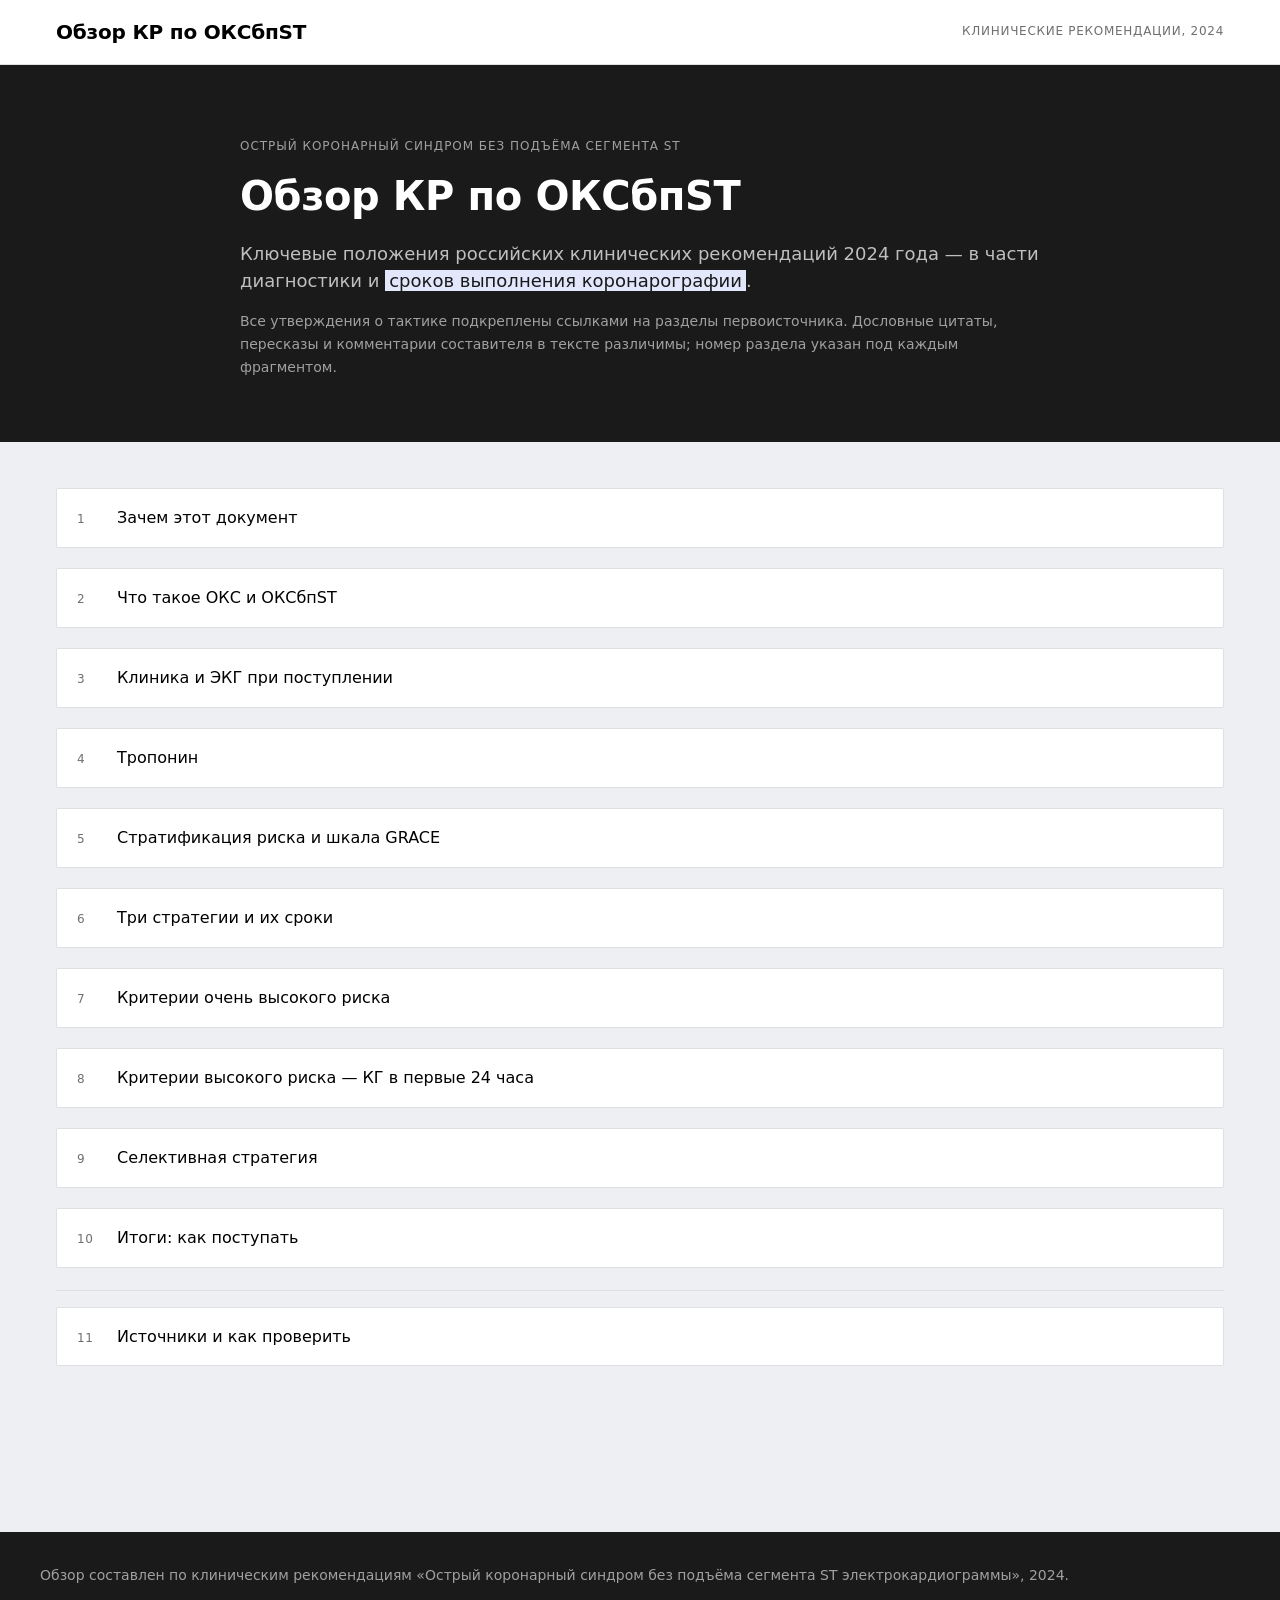
<file: index.html>
<!DOCTYPE html>
<html lang="ru">
<head>
<meta charset="utf-8">
<meta name="viewport" content="width=device-width, initial-scale=1">
<title>Обзор КР по ОКСбпST</title>
<link rel="stylesheet" href="style.css">
</head>
<body>
<header class="topbar">
  <div class="topbar-inner">
    <a class="brand" href="index.html">Обзор КР по ОКСбпST</a>
    <div class="topbar-meta">Клинические рекомендации, 2024</div>
  </div>
</header>

<section class="hero">
  <div class="hero-inner">
    <div class="eyebrow">Острый коронарный синдром без подъёма сегмента ST</div>
    <h1>Обзор КР по ОКСбпST</h1>
    <p class="lead">Ключевые положения российских клинических рекомендаций 2024 года —
    в части диагностики и <mark>сроков выполнения коронарографии</mark>.</p>
    <p class="meta">Все утверждения о тактике подкреплены ссылками на разделы первоисточника.
    Дословные цитаты, пересказы и комментарии составителя в тексте различимы;
    номер раздела указан под каждым фрагментом.</p>
  </div>
</section>

<main class="page">
  <ol class="index-list">
    <li><a href="01.html"><span class="num">1</span><span class="name">Зачем этот документ</span></a></li>
    <li><a href="02.html"><span class="num">2</span><span class="name">Что такое ОКС и ОКСбпST</span></a></li>
    <li><a href="03.html"><span class="num">3</span><span class="name">Клиника и ЭКГ при поступлении</span></a></li>
    <li><a href="04.html"><span class="num">4</span><span class="name">Тропонин</span></a></li>
    <li><a href="05.html"><span class="num">5</span><span class="name">Стратификация риска и шкала GRACE</span></a></li>
    <li><a href="06.html"><span class="num">6</span><span class="name">Три стратегии и их сроки</span></a></li>
    <li><a href="07.html"><span class="num">7</span><span class="name">Критерии очень высокого риска</span></a></li>
    <li><a href="08.html"><span class="num">8</span><span class="name">Критерии высокого риска — КГ в первые 24 часа</span></a></li>
    <li><a href="09.html"><span class="num">9</span><span class="name">Селективная стратегия</span></a></li>
    <li><a href="10.html"><span class="num">10</span><span class="name">Итоги: как поступать</span></a></li>
    <li class="appendix"><a href="11.html"><span class="num">11</span><span class="name">Источники и как проверить</span></a></li>
  </ol>
</main>

<footer class="footer">
  <div class="footer-inner">Обзор составлен по клиническим рекомендациям «Острый коронарный синдром без подъёма сегмента ST электрокардиограммы», 2024.</div>
</footer>
</body>
</html>
</file>
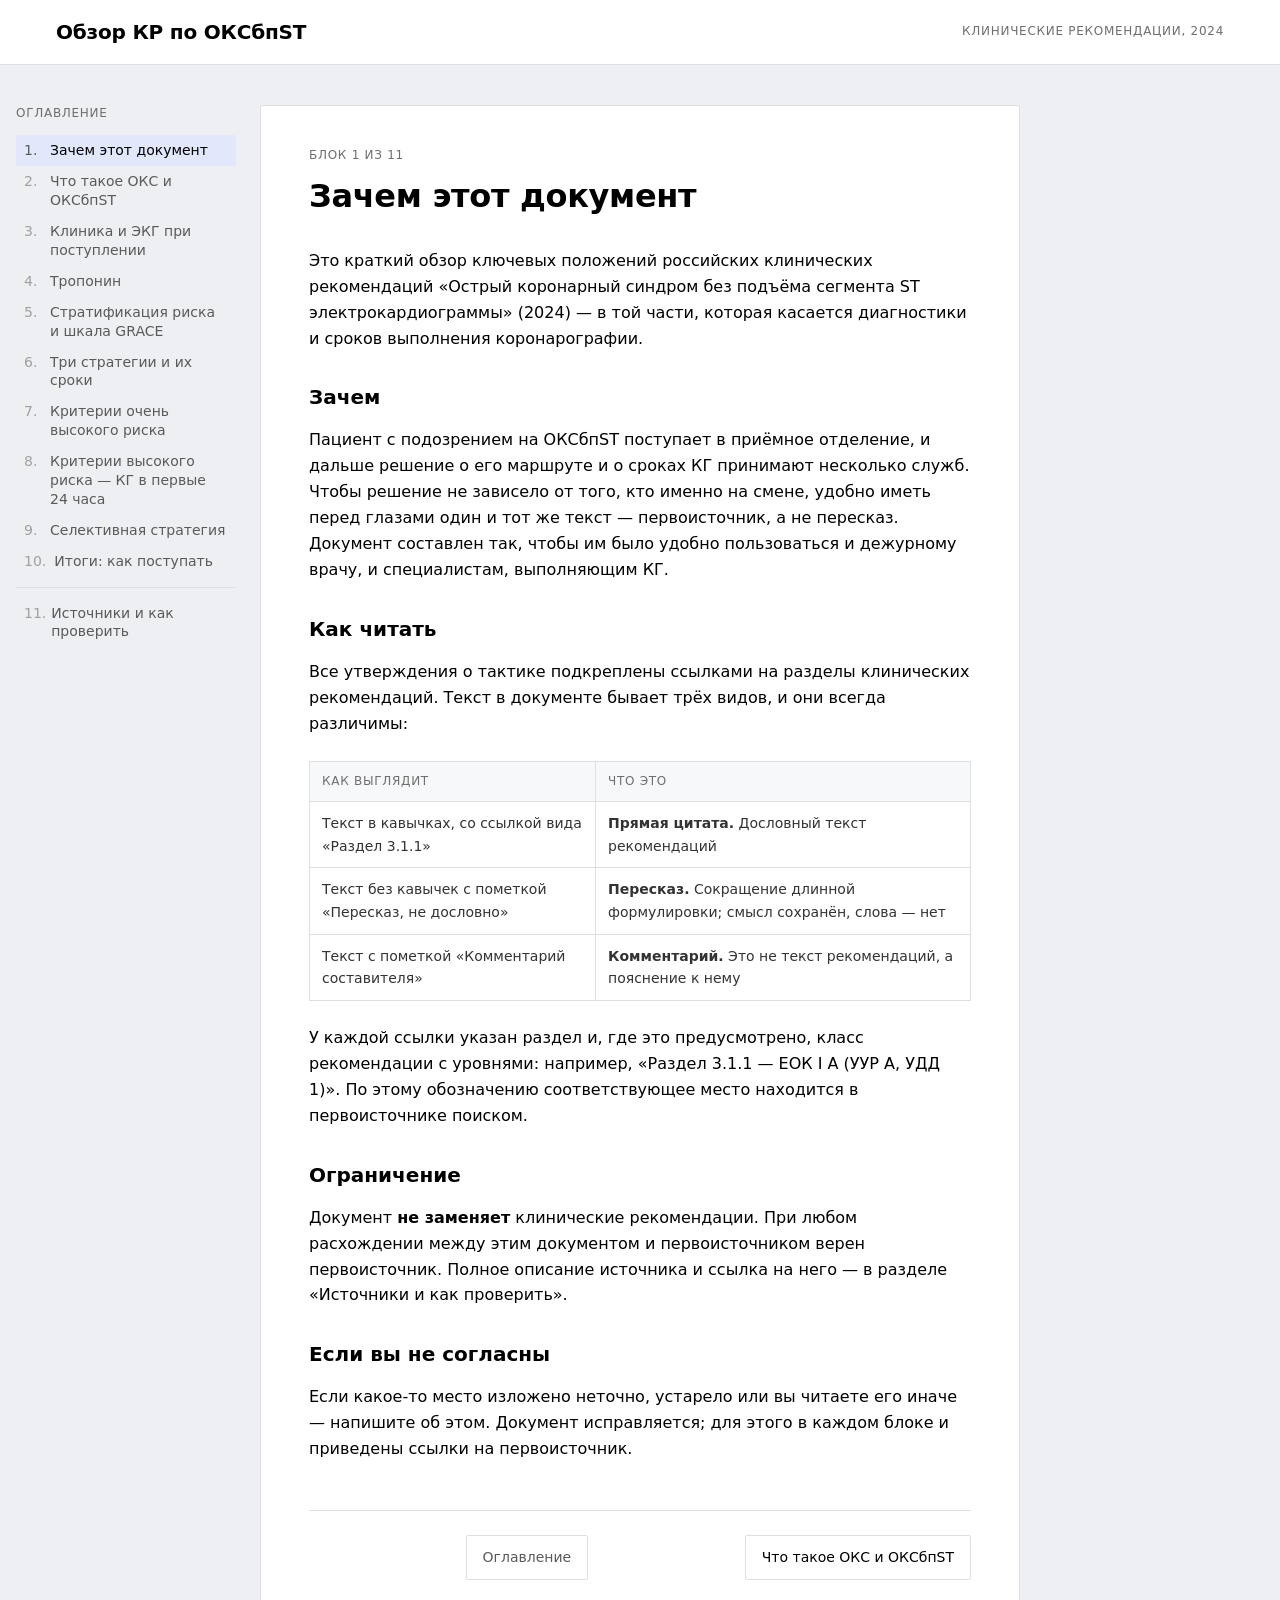
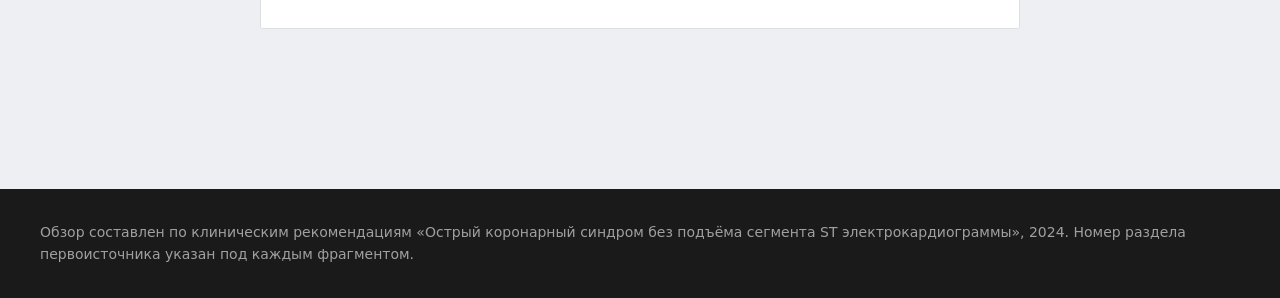
<file: 01.html>
<!DOCTYPE html>
<html lang="ru">
<head>
<meta charset="utf-8">
<meta name="viewport" content="width=device-width, initial-scale=1">
<title>Блок 1. Зачем этот документ — Обзор КР по ОКСбпST</title>
<link rel="stylesheet" href="style.css">
</head>
<body>
<header class="topbar">
  <div class="topbar-inner">
    <a class="brand" href="index.html">Обзор КР по ОКСбпST</a>
    <div class="topbar-meta">Клинические рекомендации, 2024</div>
  </div>
</header>

<nav class="toc-rail" aria-label="Оглавление">
  <div class="toc-title">Оглавление</div>
  <ol class="toc-list">
<li><a href="01.html" class="current"><span class="num">1.</span><span>Зачем этот документ</span></a></li>
<li><a href="02.html"><span class="num">2.</span><span>Что такое ОКС и ОКСбпST</span></a></li>
<li><a href="03.html"><span class="num">3.</span><span>Клиника и ЭКГ при поступлении</span></a></li>
<li><a href="04.html"><span class="num">4.</span><span>Тропонин</span></a></li>
<li><a href="05.html"><span class="num">5.</span><span>Стратификация риска и шкала GRACE</span></a></li>
<li><a href="06.html"><span class="num">6.</span><span>Три стратегии и их сроки</span></a></li>
<li><a href="07.html"><span class="num">7.</span><span>Критерии очень высокого риска</span></a></li>
<li><a href="08.html"><span class="num">8.</span><span>Критерии высокого риска — КГ в первые 24 часа</span></a></li>
<li><a href="09.html"><span class="num">9.</span><span>Селективная стратегия</span></a></li>
<li><a href="10.html"><span class="num">10.</span><span>Итоги: как поступать</span></a></li>
<li class="appendix"><a href="11.html"><span class="num">11.</span><span>Источники и как проверить</span></a></li>
</ol>
</nav>

<main class="page">
  <details class="toc-inline">
    <summary>Оглавление</summary>
    <ol class="toc-list">
<li><a href="01.html" class="current"><span class="num">1.</span><span>Зачем этот документ</span></a></li>
<li><a href="02.html"><span class="num">2.</span><span>Что такое ОКС и ОКСбпST</span></a></li>
<li><a href="03.html"><span class="num">3.</span><span>Клиника и ЭКГ при поступлении</span></a></li>
<li><a href="04.html"><span class="num">4.</span><span>Тропонин</span></a></li>
<li><a href="05.html"><span class="num">5.</span><span>Стратификация риска и шкала GRACE</span></a></li>
<li><a href="06.html"><span class="num">6.</span><span>Три стратегии и их сроки</span></a></li>
<li><a href="07.html"><span class="num">7.</span><span>Критерии очень высокого риска</span></a></li>
<li><a href="08.html"><span class="num">8.</span><span>Критерии высокого риска — КГ в первые 24 часа</span></a></li>
<li><a href="09.html"><span class="num">9.</span><span>Селективная стратегия</span></a></li>
<li><a href="10.html"><span class="num">10.</span><span>Итоги: как поступать</span></a></li>
<li class="appendix"><a href="11.html"><span class="num">11.</span><span>Источники и как проверить</span></a></li>
</ol>
  </details>

  <article class="card">
    <div class="crumb">Блок 1 из 11</div>
    <h1>Зачем этот документ</h1>
    <p>Это краткий обзор ключевых положений российских клинических рекомендаций «Острый коронарный синдром без подъёма сегмента ST электрокардиограммы» (2024) — в той части, которая касается диагностики и сроков выполнения коронарографии.</p>
    <h3>Зачем</h3>
    <p>Пациент с подозрением на ОКСбпST поступает в приёмное отделение, и дальше решение о его маршруте и о сроках КГ принимают несколько служб. Чтобы решение не зависело от того, кто именно на смене, удобно иметь перед глазами один и тот же текст — первоисточник, а не пересказ. Документ составлен так, чтобы им было удобно пользоваться и дежурному врачу, и специалистам, выполняющим КГ.</p>
    <h3>Как читать</h3>
    <p>Все утверждения о тактике подкреплены ссылками на разделы клинических рекомендаций. Текст в документе бывает трёх видов, и они всегда различимы:</p>
    <table>
    <thead>
    <tr>
    <th>Как выглядит</th>
    <th>Что это</th>
    </tr>
    </thead>
    <tbody>
    <tr>
    <td>Текст в кавычках, со ссылкой вида «Раздел 3.1.1»</td>
    <td><strong>Прямая цитата.</strong> Дословный текст рекомендаций</td>
    </tr>
    <tr>
    <td>Текст без кавычек с пометкой «Пересказ, не дословно»</td>
    <td><strong>Пересказ.</strong> Сокращение длинной формулировки; смысл сохранён, слова — нет</td>
    </tr>
    <tr>
    <td>Текст с пометкой «Комментарий составителя»</td>
    <td><strong>Комментарий.</strong> Это не текст рекомендаций, а пояснение к нему</td>
    </tr>
    </tbody>
    </table>
    <p>У каждой ссылки указан раздел и, где это предусмотрено, класс рекомендации с уровнями: например, «Раздел 3.1.1 — ЕОК I A (УУР A, УДД 1)». По этому обозначению соответствующее место находится в первоисточнике поиском.</p>
    <h3>Ограничение</h3>
    <p>Документ <strong>не заменяет</strong> клинические рекомендации. При любом расхождении между этим документом и первоисточником верен первоисточник. Полное описание источника и ссылка на него — в разделе «Источники и как проверить».</p>
    <h3>Если вы не согласны</h3>
    <p>Если какое-то место изложено неточно, устарело или вы читаете его иначе — напишите об этом. Документ исправляется; для этого в каждом блоке и приведены ссылки на первоисточник.</p>
    <nav class="pager">
      <span></span>
      <a class="up" href="index.html">Оглавление</a>
      <a class="next" href="02.html">Что такое ОКС и ОКСбпST</a>
    </nav>
  </article>
</main>

<footer class="footer">
  <div class="footer-inner">Обзор составлен по клиническим рекомендациям «Острый коронарный синдром без подъёма сегмента ST электрокардиограммы», 2024. Номер раздела первоисточника указан под каждым фрагментом.</div>
</footer>
</body>
</html>
</file>
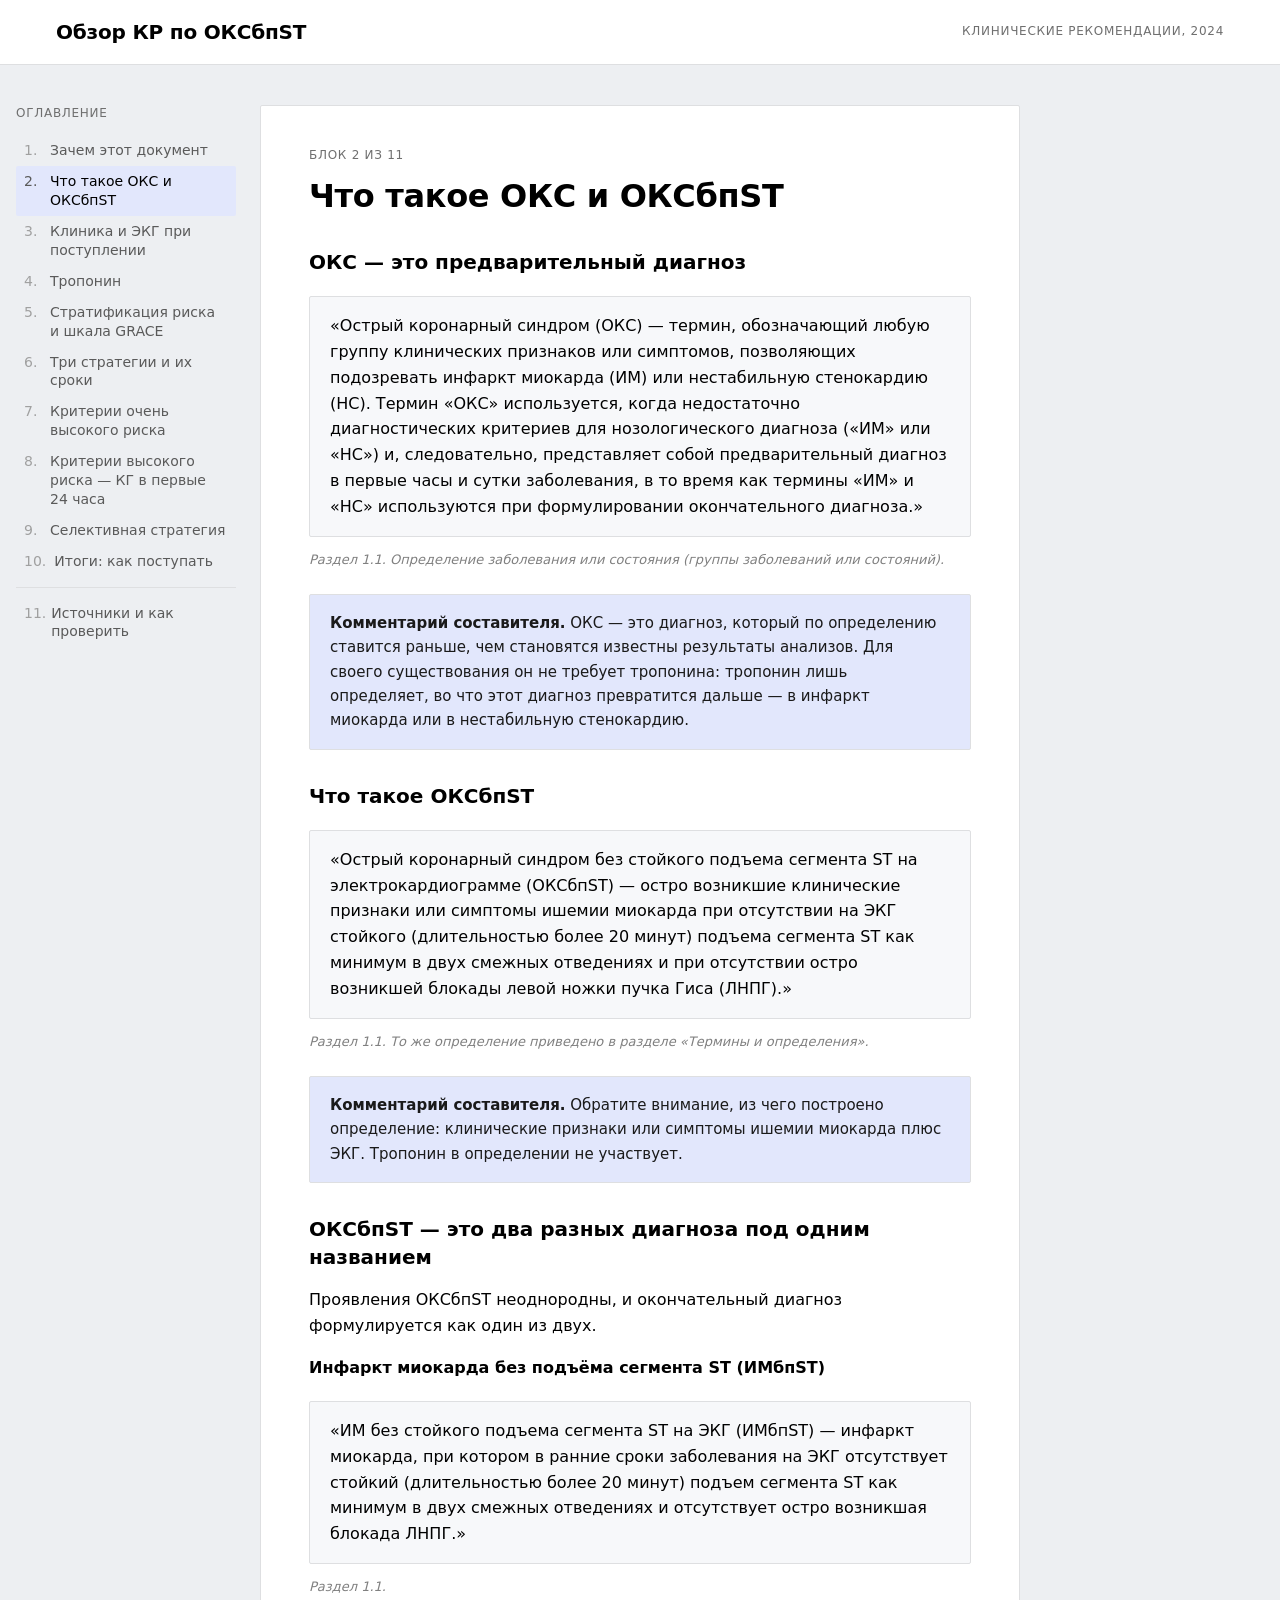
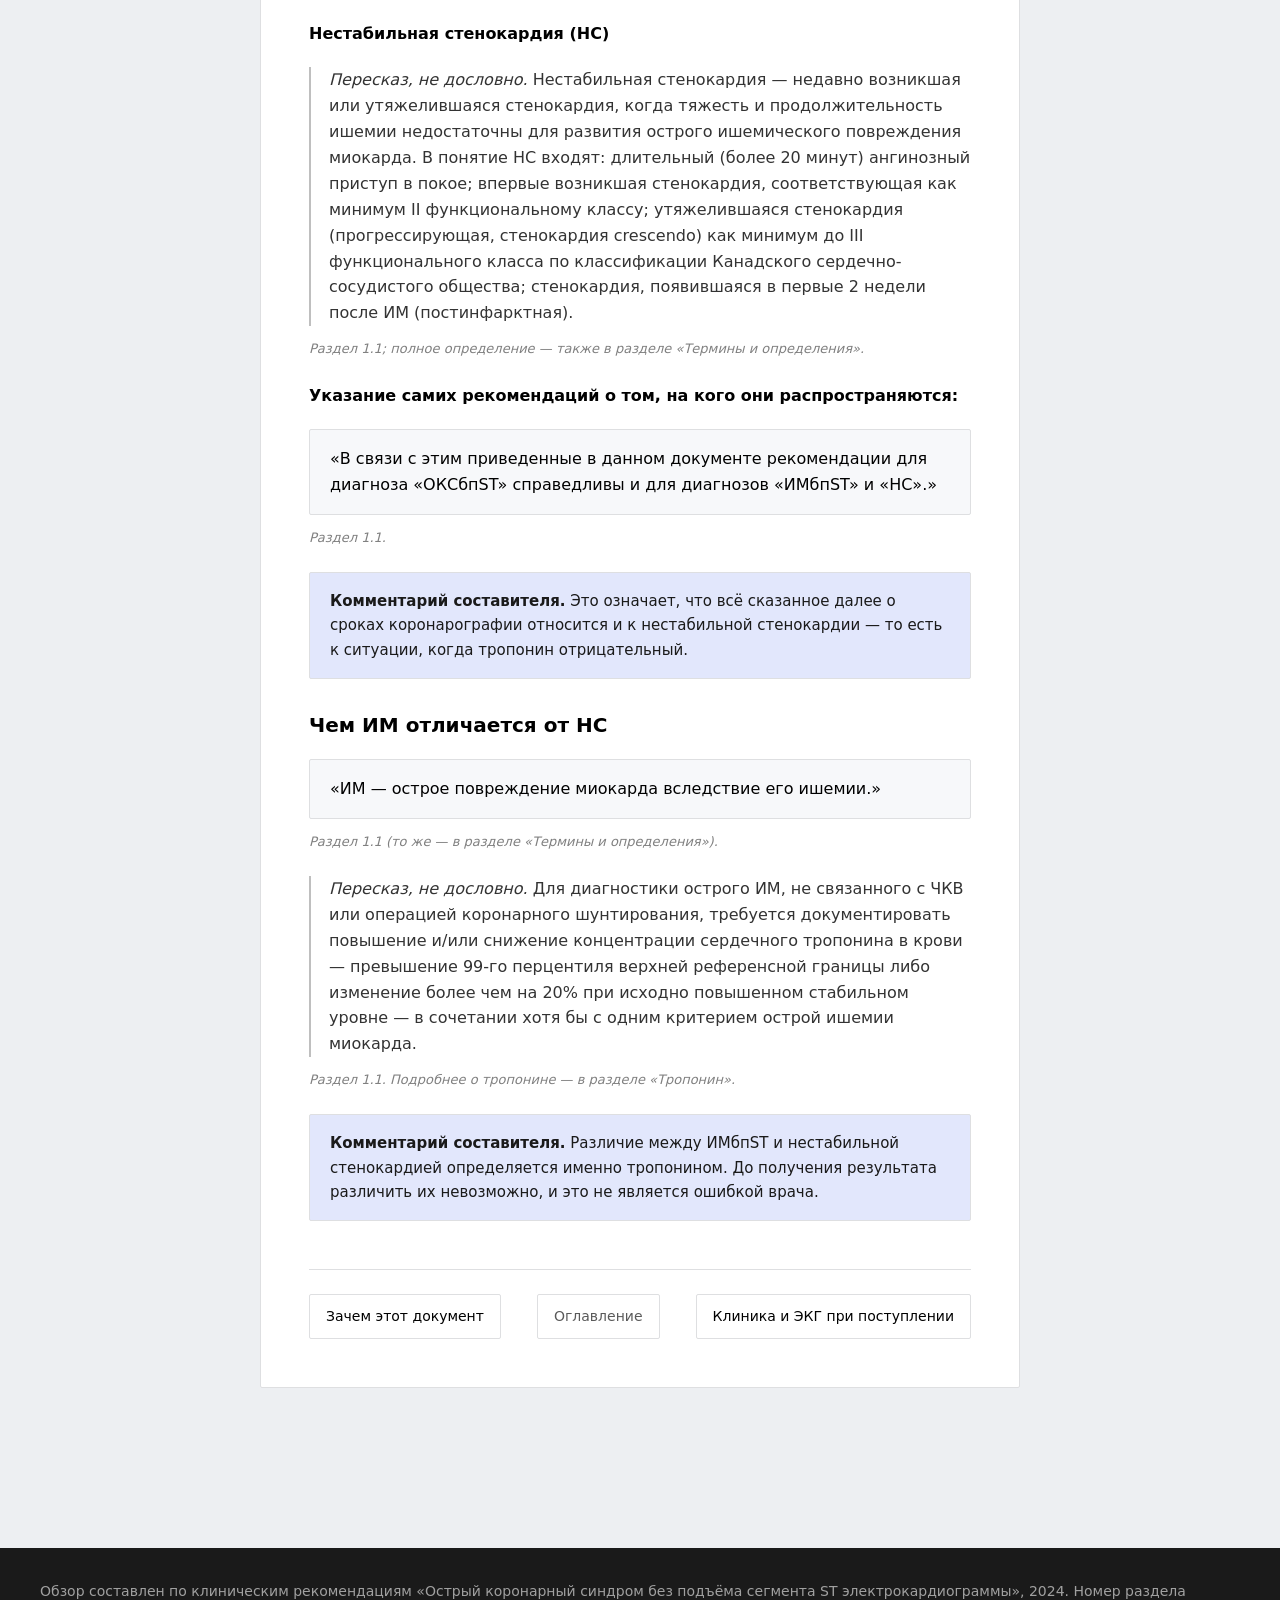
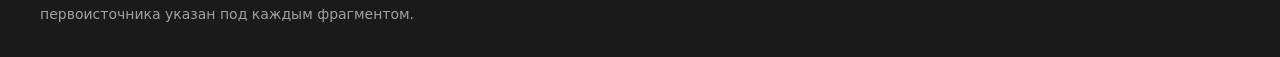
<file: 02.html>
<!DOCTYPE html>
<html lang="ru">
<head>
<meta charset="utf-8">
<meta name="viewport" content="width=device-width, initial-scale=1">
<title>Блок 2. Что такое ОКС и ОКСбпST — Обзор КР по ОКСбпST</title>
<link rel="stylesheet" href="style.css">
</head>
<body>
<header class="topbar">
  <div class="topbar-inner">
    <a class="brand" href="index.html">Обзор КР по ОКСбпST</a>
    <div class="topbar-meta">Клинические рекомендации, 2024</div>
  </div>
</header>

<nav class="toc-rail" aria-label="Оглавление">
  <div class="toc-title">Оглавление</div>
  <ol class="toc-list">
<li><a href="01.html"><span class="num">1.</span><span>Зачем этот документ</span></a></li>
<li><a href="02.html" class="current"><span class="num">2.</span><span>Что такое ОКС и ОКСбпST</span></a></li>
<li><a href="03.html"><span class="num">3.</span><span>Клиника и ЭКГ при поступлении</span></a></li>
<li><a href="04.html"><span class="num">4.</span><span>Тропонин</span></a></li>
<li><a href="05.html"><span class="num">5.</span><span>Стратификация риска и шкала GRACE</span></a></li>
<li><a href="06.html"><span class="num">6.</span><span>Три стратегии и их сроки</span></a></li>
<li><a href="07.html"><span class="num">7.</span><span>Критерии очень высокого риска</span></a></li>
<li><a href="08.html"><span class="num">8.</span><span>Критерии высокого риска — КГ в первые 24 часа</span></a></li>
<li><a href="09.html"><span class="num">9.</span><span>Селективная стратегия</span></a></li>
<li><a href="10.html"><span class="num">10.</span><span>Итоги: как поступать</span></a></li>
<li class="appendix"><a href="11.html"><span class="num">11.</span><span>Источники и как проверить</span></a></li>
</ol>
</nav>

<main class="page">
  <details class="toc-inline">
    <summary>Оглавление</summary>
    <ol class="toc-list">
<li><a href="01.html"><span class="num">1.</span><span>Зачем этот документ</span></a></li>
<li><a href="02.html" class="current"><span class="num">2.</span><span>Что такое ОКС и ОКСбпST</span></a></li>
<li><a href="03.html"><span class="num">3.</span><span>Клиника и ЭКГ при поступлении</span></a></li>
<li><a href="04.html"><span class="num">4.</span><span>Тропонин</span></a></li>
<li><a href="05.html"><span class="num">5.</span><span>Стратификация риска и шкала GRACE</span></a></li>
<li><a href="06.html"><span class="num">6.</span><span>Три стратегии и их сроки</span></a></li>
<li><a href="07.html"><span class="num">7.</span><span>Критерии очень высокого риска</span></a></li>
<li><a href="08.html"><span class="num">8.</span><span>Критерии высокого риска — КГ в первые 24 часа</span></a></li>
<li><a href="09.html"><span class="num">9.</span><span>Селективная стратегия</span></a></li>
<li><a href="10.html"><span class="num">10.</span><span>Итоги: как поступать</span></a></li>
<li class="appendix"><a href="11.html"><span class="num">11.</span><span>Источники и как проверить</span></a></li>
</ol>
  </details>

  <article class="card">
    <div class="crumb">Блок 2 из 11</div>
    <h1>Что такое ОКС и ОКСбпST</h1>
    <h3>ОКС — это предварительный диагноз</h3>
    <blockquote>
    <p>«Острый коронарный синдром (ОКС) — термин, обозначающий любую группу клинических признаков или симптомов, позволяющих подозревать инфаркт миокарда (ИМ) или нестабильную стенокардию (НС). Термин «ОКС» используется, когда недостаточно диагностических критериев для нозологического диагноза («ИМ» или «НС») и, следовательно, представляет собой предварительный диагноз в первые часы и сутки заболевания, в то время как термины «ИМ» и «НС» используются при формулировании окончательного диагноза.»</p>
    </blockquote>
    <p class="ref"><em>Раздел 1.1. Определение заболевания или состояния (группы заболеваний или состояний).</em></p>
    <p class="comment"><strong>Комментарий составителя.</strong> ОКС — это диагноз, который по определению ставится раньше, чем становятся известны результаты анализов. Для своего существования он не требует тропонина: тропонин лишь определяет, во что этот диагноз превратится дальше — в инфаркт миокарда или в нестабильную стенокардию.</p>
    <h3>Что такое ОКСбпST</h3>
    <blockquote>
    <p>«Острый коронарный синдром без стойкого подъема сегмента ST на электрокардиограмме (ОКСбпST) — остро возникшие клинические признаки или симптомы ишемии миокарда при отсутствии на ЭКГ стойкого (длительностью более 20 минут) подъема сегмента ST как минимум в двух смежных отведениях и при отсутствии остро возникшей блокады левой ножки пучка Гиса (ЛНПГ).»</p>
    </blockquote>
    <p class="ref"><em>Раздел 1.1. То же определение приведено в разделе «Термины и определения».</em></p>
    <p class="comment"><strong>Комментарий составителя.</strong> Обратите внимание, из чего построено определение: клинические признаки или симптомы ишемии миокарда плюс ЭКГ. Тропонин в определении не участвует.</p>
    <h3>ОКСбпST — это два разных диагноза под одним названием</h3>
    <p>Проявления ОКСбпST неоднородны, и окончательный диагноз формулируется как один из двух.</p>
    <p><strong>Инфаркт миокарда без подъёма сегмента ST (ИМбпST)</strong></p>
    <blockquote>
    <p>«ИМ без стойкого подъема сегмента ST на ЭКГ (ИМбпST) — инфаркт миокарда, при котором в ранние сроки заболевания на ЭКГ отсутствует стойкий (длительностью более 20 минут) подъем сегмента ST как минимум в двух смежных отведениях и отсутствует остро возникшая блокада ЛНПГ.»</p>
    </blockquote>
    <p class="ref"><em>Раздел 1.1.</em></p>
    <p><strong>Нестабильная стенокардия (НС)</strong></p>
    <p class="retold"><em>Пересказ, не дословно.</em> Нестабильная стенокардия — недавно возникшая или утяжелившаяся стенокардия, когда тяжесть и продолжительность ишемии недостаточны для развития острого ишемического повреждения миокарда. В понятие НС входят: длительный (более 20 минут) ангинозный приступ в покое; впервые возникшая стенокардия, соответствующая как минимум II функциональному классу; утяжелившаяся стенокардия (прогрессирующая, стенокардия crescendo) как минимум до III функционального класса по классификации Канадского сердечно-сосудистого общества; стенокардия, появившаяся в первые 2 недели после ИМ (постинфарктная).</p>
    <p class="ref"><em>Раздел 1.1; полное определение — также в разделе «Термины и определения».</em></p>
    <p><strong>Указание самих рекомендаций о том, на кого они распространяются:</strong></p>
    <blockquote>
    <p>«В связи с этим приведенные в данном документе рекомендации для диагноза «ОКСбпST» справедливы и для диагнозов «ИМбпST» и «НС».»</p>
    </blockquote>
    <p class="ref"><em>Раздел 1.1.</em></p>
    <p class="comment"><strong>Комментарий составителя.</strong> Это означает, что всё сказанное далее о сроках коронарографии относится и к нестабильной стенокардии — то есть к ситуации, когда тропонин отрицательный.</p>
    <h3>Чем ИМ отличается от НС</h3>
    <blockquote>
    <p>«ИМ — острое повреждение миокарда вследствие его ишемии.»</p>
    </blockquote>
    <p class="ref"><em>Раздел 1.1 (то же — в разделе «Термины и определения»).</em></p>
    <p class="retold"><em>Пересказ, не дословно.</em> Для диагностики острого ИМ, не связанного с ЧКВ или операцией коронарного шунтирования, требуется документировать повышение и/или снижение концентрации сердечного тропонина в крови — превышение 99-го перцентиля верхней референсной границы либо изменение более чем на 20% при исходно повышенном стабильном уровне — в сочетании хотя бы с одним критерием острой ишемии миокарда.</p>
    <p class="ref"><em>Раздел 1.1. Подробнее о тропонине — в разделе «Тропонин».</em></p>
    <p class="comment"><strong>Комментарий составителя.</strong> Различие между ИМбпST и нестабильной стенокардией определяется именно тропонином. До получения результата различить их невозможно, и это не является ошибкой врача.</p>
    <nav class="pager">
      <a class="prev" href="01.html">Зачем этот документ</a>
      <a class="up" href="index.html">Оглавление</a>
      <a class="next" href="03.html">Клиника и ЭКГ при поступлении</a>
    </nav>
  </article>
</main>

<footer class="footer">
  <div class="footer-inner">Обзор составлен по клиническим рекомендациям «Острый коронарный синдром без подъёма сегмента ST электрокардиограммы», 2024. Номер раздела первоисточника указан под каждым фрагментом.</div>
</footer>
</body>
</html>
</file>
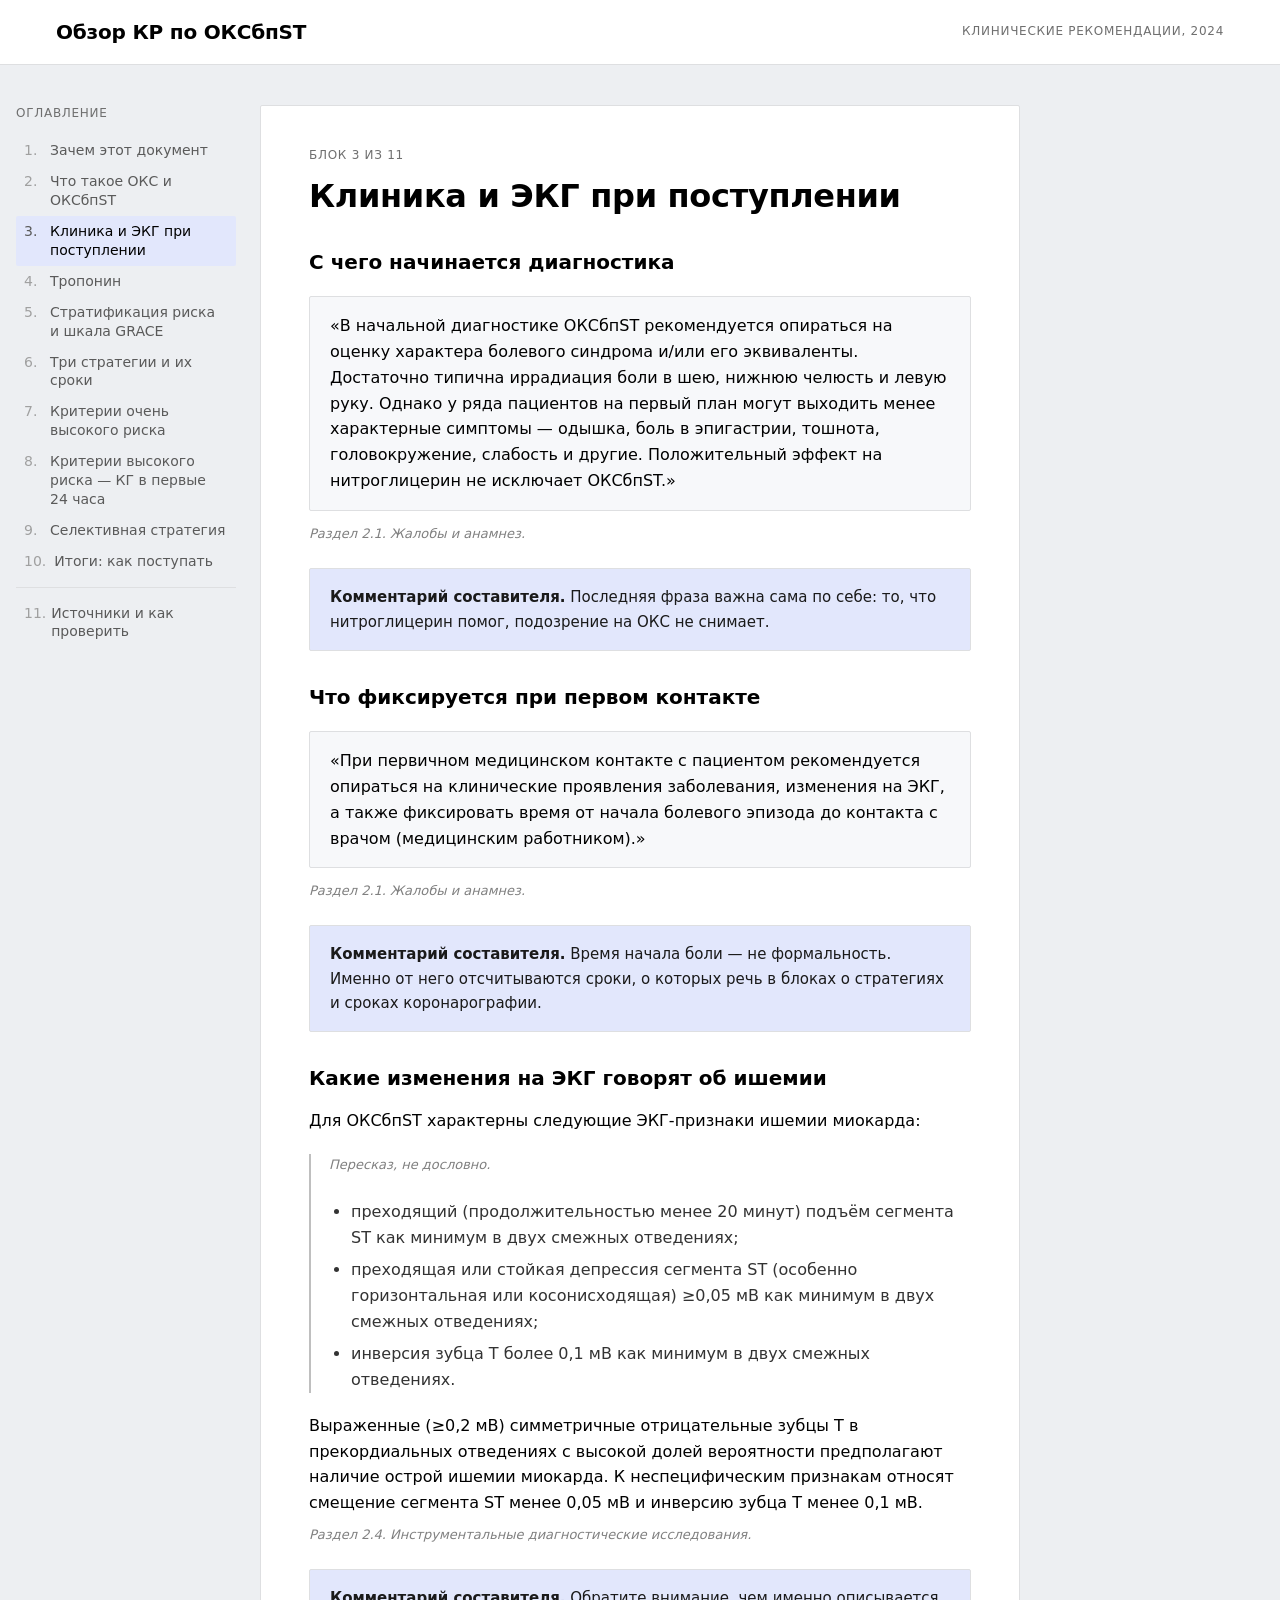
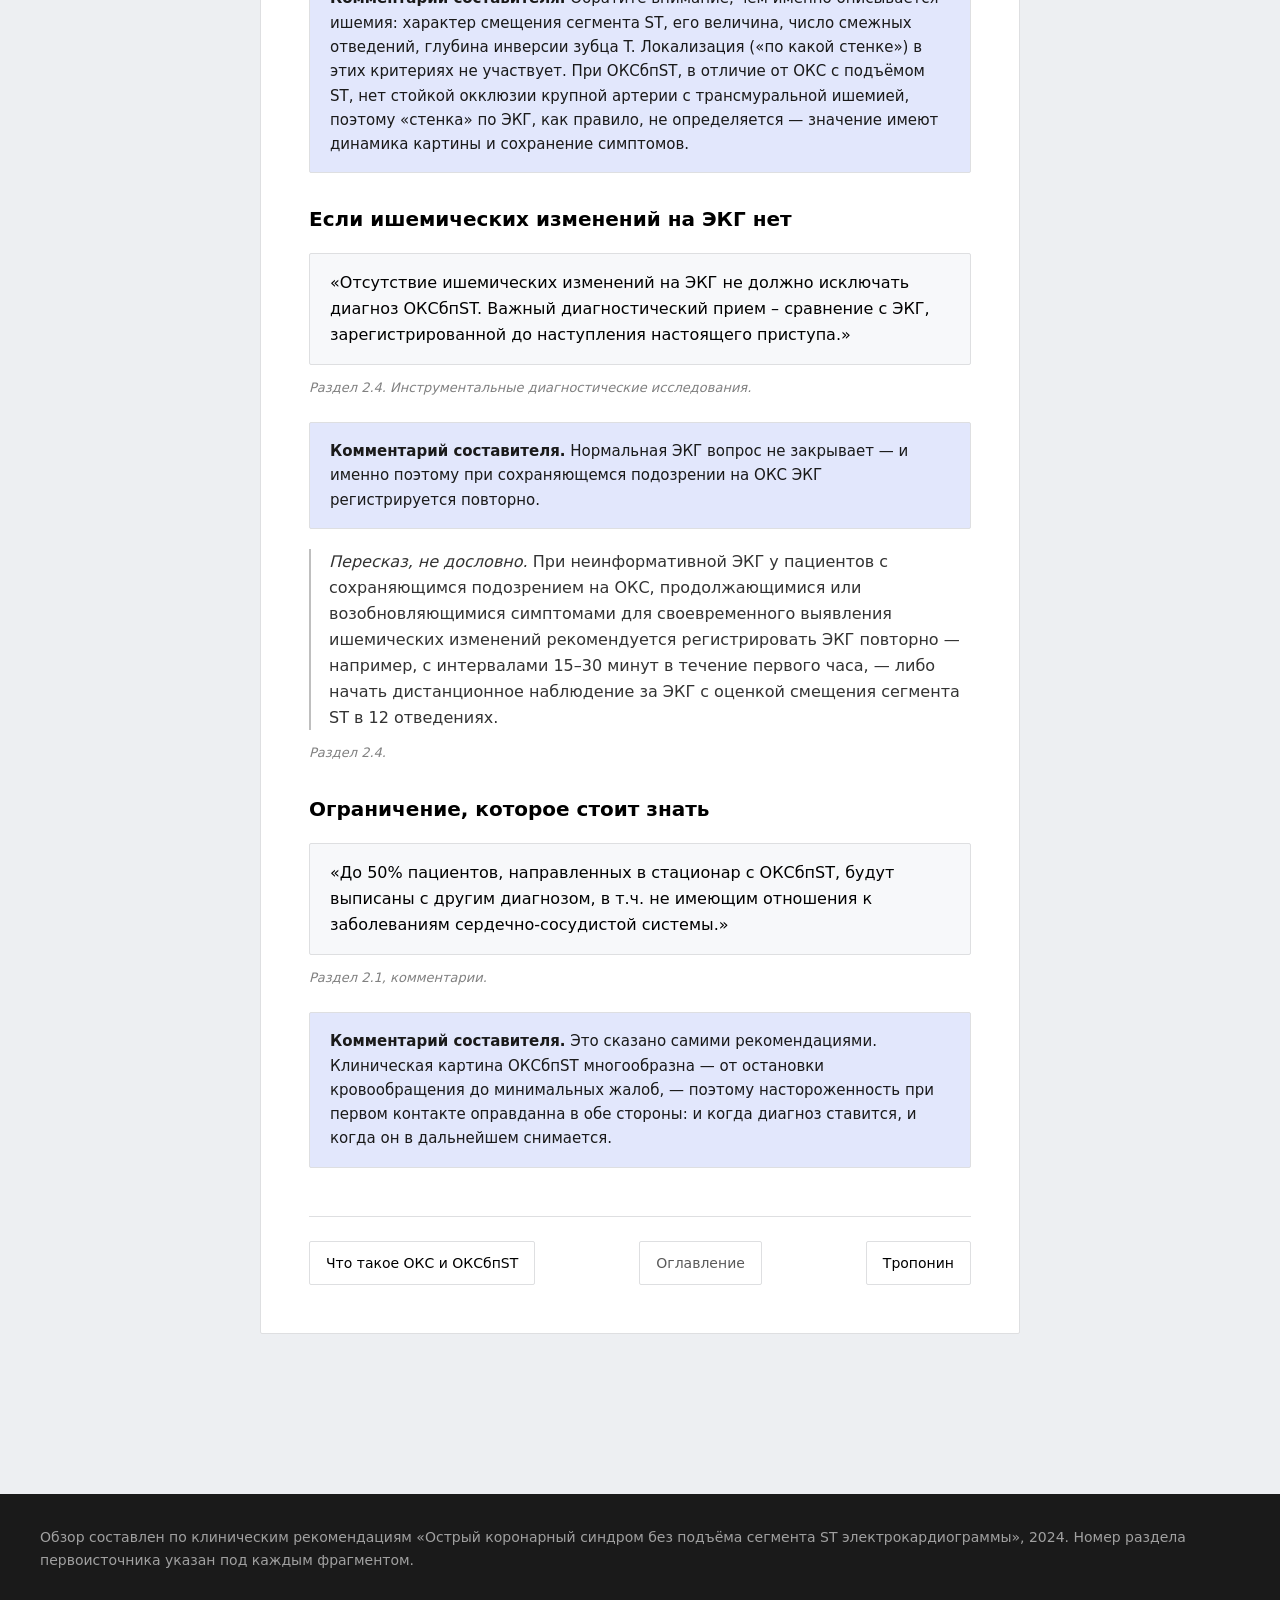
<file: 03.html>
<!DOCTYPE html>
<html lang="ru">
<head>
<meta charset="utf-8">
<meta name="viewport" content="width=device-width, initial-scale=1">
<title>Блок 3. Клиника и ЭКГ при поступлении — Обзор КР по ОКСбпST</title>
<link rel="stylesheet" href="style.css">
</head>
<body>
<header class="topbar">
  <div class="topbar-inner">
    <a class="brand" href="index.html">Обзор КР по ОКСбпST</a>
    <div class="topbar-meta">Клинические рекомендации, 2024</div>
  </div>
</header>

<nav class="toc-rail" aria-label="Оглавление">
  <div class="toc-title">Оглавление</div>
  <ol class="toc-list">
<li><a href="01.html"><span class="num">1.</span><span>Зачем этот документ</span></a></li>
<li><a href="02.html"><span class="num">2.</span><span>Что такое ОКС и ОКСбпST</span></a></li>
<li><a href="03.html" class="current"><span class="num">3.</span><span>Клиника и ЭКГ при поступлении</span></a></li>
<li><a href="04.html"><span class="num">4.</span><span>Тропонин</span></a></li>
<li><a href="05.html"><span class="num">5.</span><span>Стратификация риска и шкала GRACE</span></a></li>
<li><a href="06.html"><span class="num">6.</span><span>Три стратегии и их сроки</span></a></li>
<li><a href="07.html"><span class="num">7.</span><span>Критерии очень высокого риска</span></a></li>
<li><a href="08.html"><span class="num">8.</span><span>Критерии высокого риска — КГ в первые 24 часа</span></a></li>
<li><a href="09.html"><span class="num">9.</span><span>Селективная стратегия</span></a></li>
<li><a href="10.html"><span class="num">10.</span><span>Итоги: как поступать</span></a></li>
<li class="appendix"><a href="11.html"><span class="num">11.</span><span>Источники и как проверить</span></a></li>
</ol>
</nav>

<main class="page">
  <details class="toc-inline">
    <summary>Оглавление</summary>
    <ol class="toc-list">
<li><a href="01.html"><span class="num">1.</span><span>Зачем этот документ</span></a></li>
<li><a href="02.html"><span class="num">2.</span><span>Что такое ОКС и ОКСбпST</span></a></li>
<li><a href="03.html" class="current"><span class="num">3.</span><span>Клиника и ЭКГ при поступлении</span></a></li>
<li><a href="04.html"><span class="num">4.</span><span>Тропонин</span></a></li>
<li><a href="05.html"><span class="num">5.</span><span>Стратификация риска и шкала GRACE</span></a></li>
<li><a href="06.html"><span class="num">6.</span><span>Три стратегии и их сроки</span></a></li>
<li><a href="07.html"><span class="num">7.</span><span>Критерии очень высокого риска</span></a></li>
<li><a href="08.html"><span class="num">8.</span><span>Критерии высокого риска — КГ в первые 24 часа</span></a></li>
<li><a href="09.html"><span class="num">9.</span><span>Селективная стратегия</span></a></li>
<li><a href="10.html"><span class="num">10.</span><span>Итоги: как поступать</span></a></li>
<li class="appendix"><a href="11.html"><span class="num">11.</span><span>Источники и как проверить</span></a></li>
</ol>
  </details>

  <article class="card">
    <div class="crumb">Блок 3 из 11</div>
    <h1>Клиника и ЭКГ при поступлении</h1>
    <h3>С чего начинается диагностика</h3>
    <blockquote>
    <p>«В начальной диагностике ОКСбпST рекомендуется опираться на оценку характера болевого синдрома и/или его эквиваленты. Достаточно типична иррадиация боли в шею, нижнюю челюсть и левую руку. Однако у ряда пациентов на первый план могут выходить менее характерные симптомы — одышка, боль в эпигастрии, тошнота, головокружение, слабость и другие. Положительный эффект на нитроглицерин не исключает ОКСбпST.»</p>
    </blockquote>
    <p class="ref"><em>Раздел 2.1. Жалобы и анамнез.</em></p>
    <p class="comment"><strong>Комментарий составителя.</strong> Последняя фраза важна сама по себе: то, что нитроглицерин помог, подозрение на ОКС не снимает.</p>
    <h3>Что фиксируется при первом контакте</h3>
    <blockquote>
    <p>«При первичном медицинском контакте с пациентом рекомендуется опираться на клинические проявления заболевания, изменения на ЭКГ, а также фиксировать время от начала болевого эпизода до контакта с врачом (медицинским работником).»</p>
    </blockquote>
    <p class="ref"><em>Раздел 2.1. Жалобы и анамнез.</em></p>
    <p class="comment"><strong>Комментарий составителя.</strong> Время начала боли — не формальность. Именно от него отсчитываются сроки, о которых речь в блоках о стратегиях и сроках коронарографии.</p>
    <h3>Какие изменения на ЭКГ говорят об ишемии</h3>
    <p>Для ОКСбпST характерны следующие ЭКГ-признаки ишемии миокарда:</p>
    <div class="retold"><p class="ref"><em>Пересказ, не дословно.</em></p>
    <ul>
    <li>преходящий (продолжительностью менее 20 минут) подъём сегмента ST как минимум в двух смежных отведениях;</li>
    <li>преходящая или стойкая депрессия сегмента ST (особенно горизонтальная или косонисходящая) ≥0,05 мВ как минимум в двух смежных отведениях;</li>
    <li>инверсия зубца T более 0,1 мВ как минимум в двух смежных отведениях.</li>
    </ul></div>
    <p>Выраженные (≥0,2 мВ) симметричные отрицательные зубцы T в прекордиальных отведениях с высокой долей вероятности предполагают наличие острой ишемии миокарда. К неспецифическим признакам относят смещение сегмента ST менее 0,05 мВ и инверсию зубца T менее 0,1 мВ.</p>
    <p class="ref"><em>Раздел 2.4. Инструментальные диагностические исследования.</em></p>
    <p class="comment"><strong>Комментарий составителя.</strong> Обратите внимание, чем именно описывается ишемия: характер смещения сегмента ST, его величина, число смежных отведений, глубина инверсии зубца T. Локализация («по какой стенке») в этих критериях не участвует. При ОКСбпST, в отличие от ОКС с подъёмом ST, нет стойкой окклюзии крупной артерии с трансмуральной ишемией, поэтому «стенка» по ЭКГ, как правило, не определяется — значение имеют динамика картины и сохранение симптомов.</p>
    <h3>Если ишемических изменений на ЭКГ нет</h3>
    <blockquote>
    <p>«Отсутствие ишемических изменений на ЭКГ не должно исключать диагноз ОКСбпST. Важный диагностический прием – сравнение с ЭКГ, зарегистрированной до наступления настоящего приступа.»</p>
    </blockquote>
    <p class="ref"><em>Раздел 2.4. Инструментальные диагностические исследования.</em></p>
    <p class="comment"><strong>Комментарий составителя.</strong> Нормальная ЭКГ вопрос не закрывает — и именно поэтому при сохраняющемся подозрении на ОКС ЭКГ регистрируется повторно.</p>
    <p class="retold"><em>Пересказ, не дословно.</em> При неинформативной ЭКГ у пациентов с сохраняющимся подозрением на ОКС, продолжающимися или возобновляющимися симптомами для своевременного выявления ишемических изменений рекомендуется регистрировать ЭКГ повторно — например, с интервалами 15–30 минут в течение первого часа, — либо начать дистанционное наблюдение за ЭКГ с оценкой смещения сегмента ST в 12 отведениях.</p>
    <p class="ref"><em>Раздел 2.4.</em></p>
    <h3>Ограничение, которое стоит знать</h3>
    <blockquote>
    <p>«До 50% пациентов, направленных в стационар с ОКСбпST, будут выписаны с другим диагнозом, в т.ч. не имеющим отношения к заболеваниям сердечно-сосудистой системы.»</p>
    </blockquote>
    <p class="ref"><em>Раздел 2.1, комментарии.</em></p>
    <p class="comment"><strong>Комментарий составителя.</strong> Это сказано самими рекомендациями. Клиническая картина ОКСбпST многообразна — от остановки кровообращения до минимальных жалоб, — поэтому настороженность при первом контакте оправданна в обе стороны: и когда диагноз ставится, и когда он в дальнейшем снимается.</p>
    <nav class="pager">
      <a class="prev" href="02.html">Что такое ОКС и ОКСбпST</a>
      <a class="up" href="index.html">Оглавление</a>
      <a class="next" href="04.html">Тропонин</a>
    </nav>
  </article>
</main>

<footer class="footer">
  <div class="footer-inner">Обзор составлен по клиническим рекомендациям «Острый коронарный синдром без подъёма сегмента ST электрокардиограммы», 2024. Номер раздела первоисточника указан под каждым фрагментом.</div>
</footer>
</body>
</html>
</file>
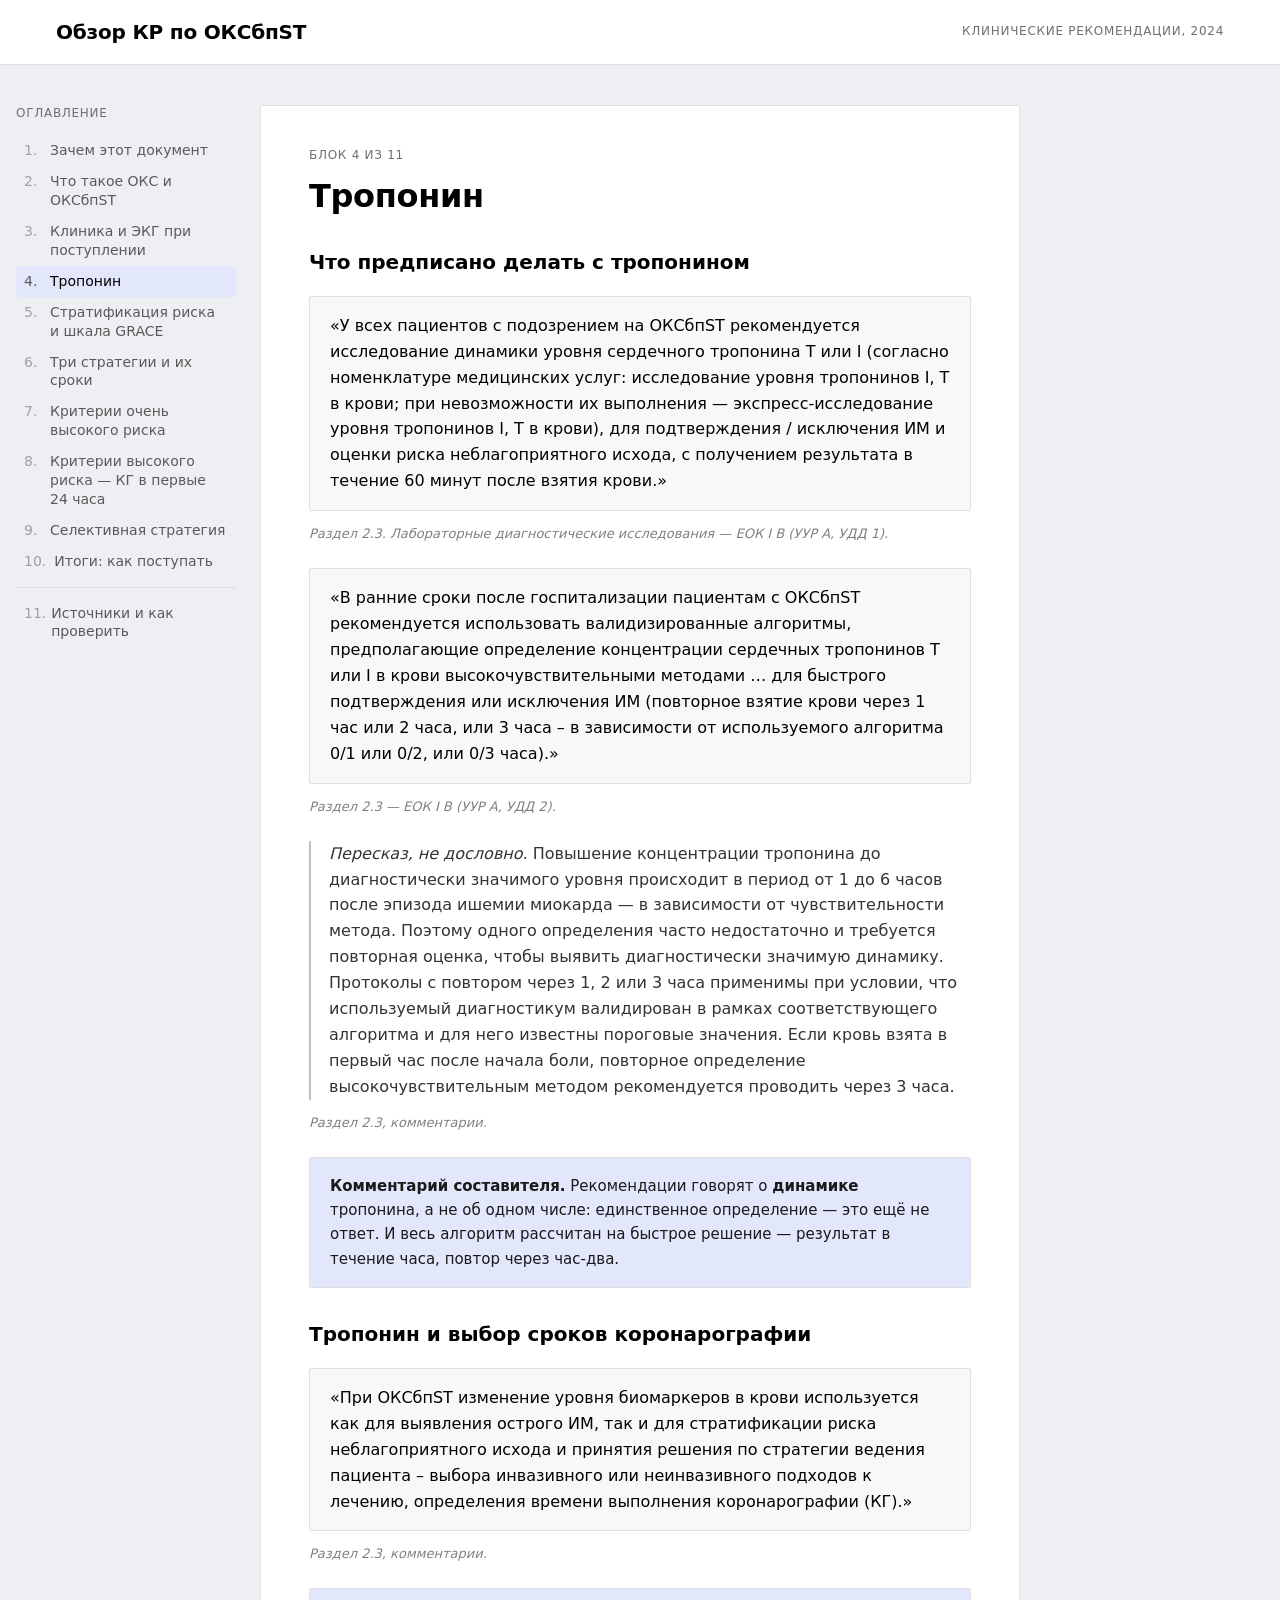
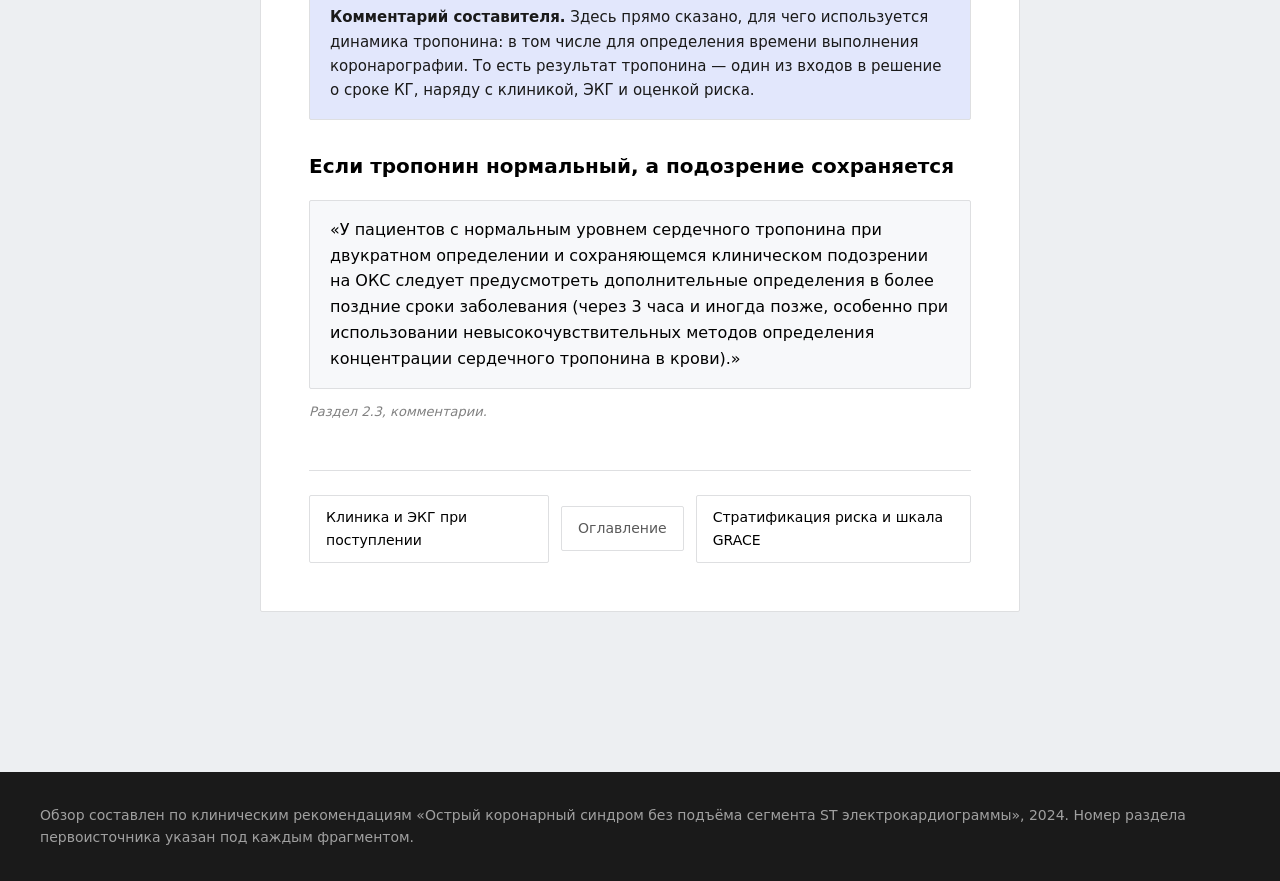
<file: 04.html>
<!DOCTYPE html>
<html lang="ru">
<head>
<meta charset="utf-8">
<meta name="viewport" content="width=device-width, initial-scale=1">
<title>Блок 4. Тропонин — Обзор КР по ОКСбпST</title>
<link rel="stylesheet" href="style.css">
</head>
<body>
<header class="topbar">
  <div class="topbar-inner">
    <a class="brand" href="index.html">Обзор КР по ОКСбпST</a>
    <div class="topbar-meta">Клинические рекомендации, 2024</div>
  </div>
</header>

<nav class="toc-rail" aria-label="Оглавление">
  <div class="toc-title">Оглавление</div>
  <ol class="toc-list">
<li><a href="01.html"><span class="num">1.</span><span>Зачем этот документ</span></a></li>
<li><a href="02.html"><span class="num">2.</span><span>Что такое ОКС и ОКСбпST</span></a></li>
<li><a href="03.html"><span class="num">3.</span><span>Клиника и ЭКГ при поступлении</span></a></li>
<li><a href="04.html" class="current"><span class="num">4.</span><span>Тропонин</span></a></li>
<li><a href="05.html"><span class="num">5.</span><span>Стратификация риска и шкала GRACE</span></a></li>
<li><a href="06.html"><span class="num">6.</span><span>Три стратегии и их сроки</span></a></li>
<li><a href="07.html"><span class="num">7.</span><span>Критерии очень высокого риска</span></a></li>
<li><a href="08.html"><span class="num">8.</span><span>Критерии высокого риска — КГ в первые 24 часа</span></a></li>
<li><a href="09.html"><span class="num">9.</span><span>Селективная стратегия</span></a></li>
<li><a href="10.html"><span class="num">10.</span><span>Итоги: как поступать</span></a></li>
<li class="appendix"><a href="11.html"><span class="num">11.</span><span>Источники и как проверить</span></a></li>
</ol>
</nav>

<main class="page">
  <details class="toc-inline">
    <summary>Оглавление</summary>
    <ol class="toc-list">
<li><a href="01.html"><span class="num">1.</span><span>Зачем этот документ</span></a></li>
<li><a href="02.html"><span class="num">2.</span><span>Что такое ОКС и ОКСбпST</span></a></li>
<li><a href="03.html"><span class="num">3.</span><span>Клиника и ЭКГ при поступлении</span></a></li>
<li><a href="04.html" class="current"><span class="num">4.</span><span>Тропонин</span></a></li>
<li><a href="05.html"><span class="num">5.</span><span>Стратификация риска и шкала GRACE</span></a></li>
<li><a href="06.html"><span class="num">6.</span><span>Три стратегии и их сроки</span></a></li>
<li><a href="07.html"><span class="num">7.</span><span>Критерии очень высокого риска</span></a></li>
<li><a href="08.html"><span class="num">8.</span><span>Критерии высокого риска — КГ в первые 24 часа</span></a></li>
<li><a href="09.html"><span class="num">9.</span><span>Селективная стратегия</span></a></li>
<li><a href="10.html"><span class="num">10.</span><span>Итоги: как поступать</span></a></li>
<li class="appendix"><a href="11.html"><span class="num">11.</span><span>Источники и как проверить</span></a></li>
</ol>
  </details>

  <article class="card">
    <div class="crumb">Блок 4 из 11</div>
    <h1>Тропонин</h1>
    <h3>Что предписано делать с тропонином</h3>
    <blockquote>
    <p>«У всех пациентов с подозрением на ОКСбпST рекомендуется исследование динамики уровня сердечного тропонина Т или I (согласно номенклатуре медицинских услуг: исследование уровня тропонинов I, T в крови; при невозможности их выполнения — экспресс-исследование уровня тропонинов I, T в крови), для подтверждения / исключения ИМ и оценки риска неблагоприятного исхода, с получением результата в течение 60 минут после взятия крови.»</p>
    </blockquote>
    <p class="ref"><em>Раздел 2.3. Лабораторные диагностические исследования — ЕОК I B (УУР A, УДД 1).</em></p>
    <blockquote>
    <p>«В ранние сроки после госпитализации пациентам с ОКСбпST рекомендуется использовать валидизированные алгоритмы, предполагающие определение концентрации сердечных тропонинов T или I в крови высокочувствительными методами … для быстрого подтверждения или исключения ИМ (повторное взятие крови через 1 час или 2 часа, или 3 часа – в зависимости от используемого алгоритма 0/1 или 0/2, или 0/3 часа).»</p>
    </blockquote>
    <p class="ref"><em>Раздел 2.3 — ЕОК I B (УУР A, УДД 2).</em></p>
    <p class="retold"><em>Пересказ, не дословно.</em> Повышение концентрации тропонина до диагностически значимого уровня происходит в период от 1 до 6 часов после эпизода ишемии миокарда — в зависимости от чувствительности метода. Поэтому одного определения часто недостаточно и требуется повторная оценка, чтобы выявить диагностически значимую динамику. Протоколы с повтором через 1, 2 или 3 часа применимы при условии, что используемый диагностикум валидирован в рамках соответствующего алгоритма и для него известны пороговые значения. Если кровь взята в первый час после начала боли, повторное определение высокочувствительным методом рекомендуется проводить через 3 часа.</p>
    <p class="ref"><em>Раздел 2.3, комментарии.</em></p>
    <p class="comment"><strong>Комментарий составителя.</strong> Рекомендации говорят о <strong>динамике</strong> тропонина, а не об одном числе: единственное определение — это ещё не ответ. И весь алгоритм рассчитан на быстрое решение — результат в течение часа, повтор через час-два.</p>
    <h3>Тропонин и выбор сроков коронарографии</h3>
    <blockquote>
    <p>«При ОКСбпST изменение уровня биомаркеров в крови используется как для выявления острого ИМ, так и для стратификации риска неблагоприятного исхода и принятия решения по стратегии ведения пациента – выбора инвазивного или неинвазивного подходов к лечению, определения времени выполнения коронарографии (КГ).»</p>
    </blockquote>
    <p class="ref"><em>Раздел 2.3, комментарии.</em></p>
    <p class="comment"><strong>Комментарий составителя.</strong> Здесь прямо сказано, для чего используется динамика тропонина: в том числе для определения времени выполнения коронарографии. То есть результат тропонина — один из входов в решение о сроке КГ, наряду с клиникой, ЭКГ и оценкой риска.</p>
    <h3>Если тропонин нормальный, а подозрение сохраняется</h3>
    <blockquote>
    <p>«У пациентов с нормальным уровнем сердечного тропонина при двукратном определении и сохраняющемся клиническом подозрении на ОКС следует предусмотреть дополнительные определения в более поздние сроки заболевания (через 3 часа и иногда позже, особенно при использовании невысокочувствительных методов определения концентрации сердечного тропонина в крови).»</p>
    </blockquote>
    <p class="ref"><em>Раздел 2.3, комментарии.</em></p>
    <nav class="pager">
      <a class="prev" href="03.html">Клиника и ЭКГ при поступлении</a>
      <a class="up" href="index.html">Оглавление</a>
      <a class="next" href="05.html">Стратификация риска и шкала GRACE</a>
    </nav>
  </article>
</main>

<footer class="footer">
  <div class="footer-inner">Обзор составлен по клиническим рекомендациям «Острый коронарный синдром без подъёма сегмента ST электрокардиограммы», 2024. Номер раздела первоисточника указан под каждым фрагментом.</div>
</footer>
</body>
</html>
</file>
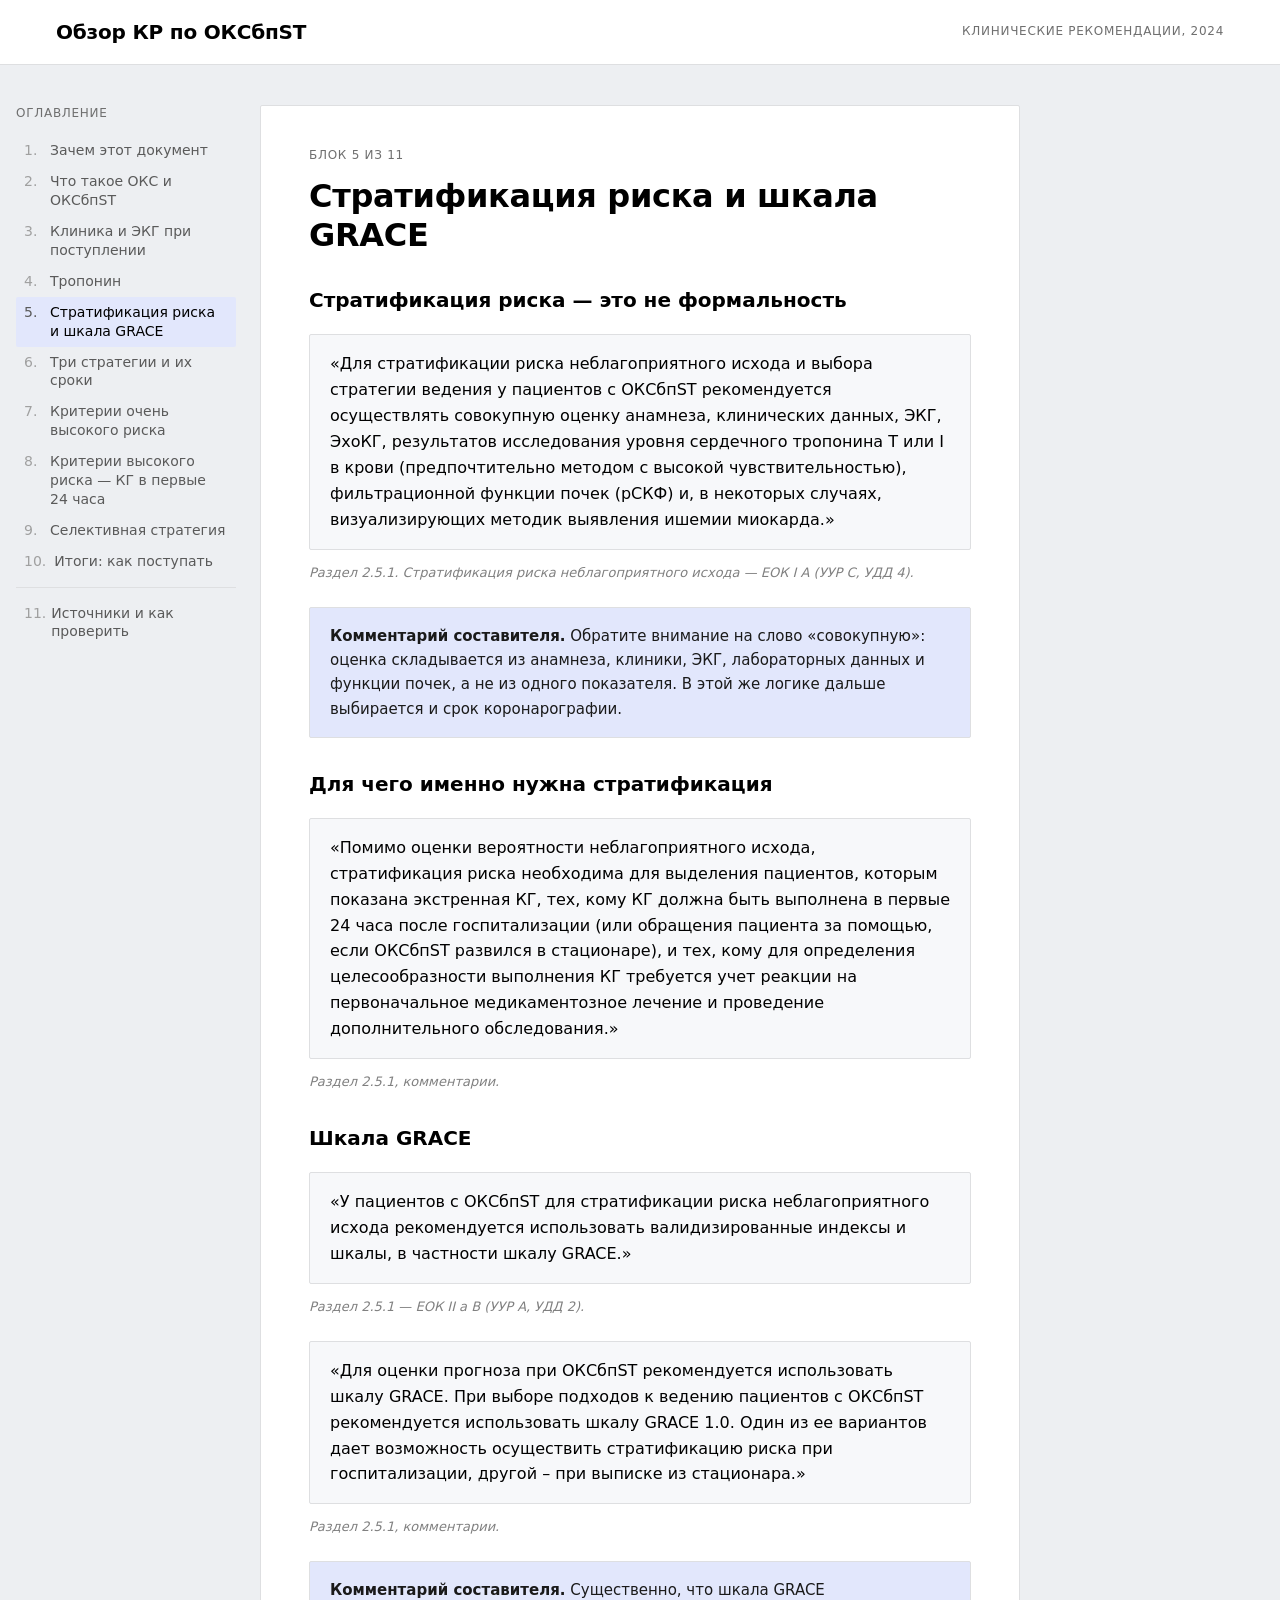
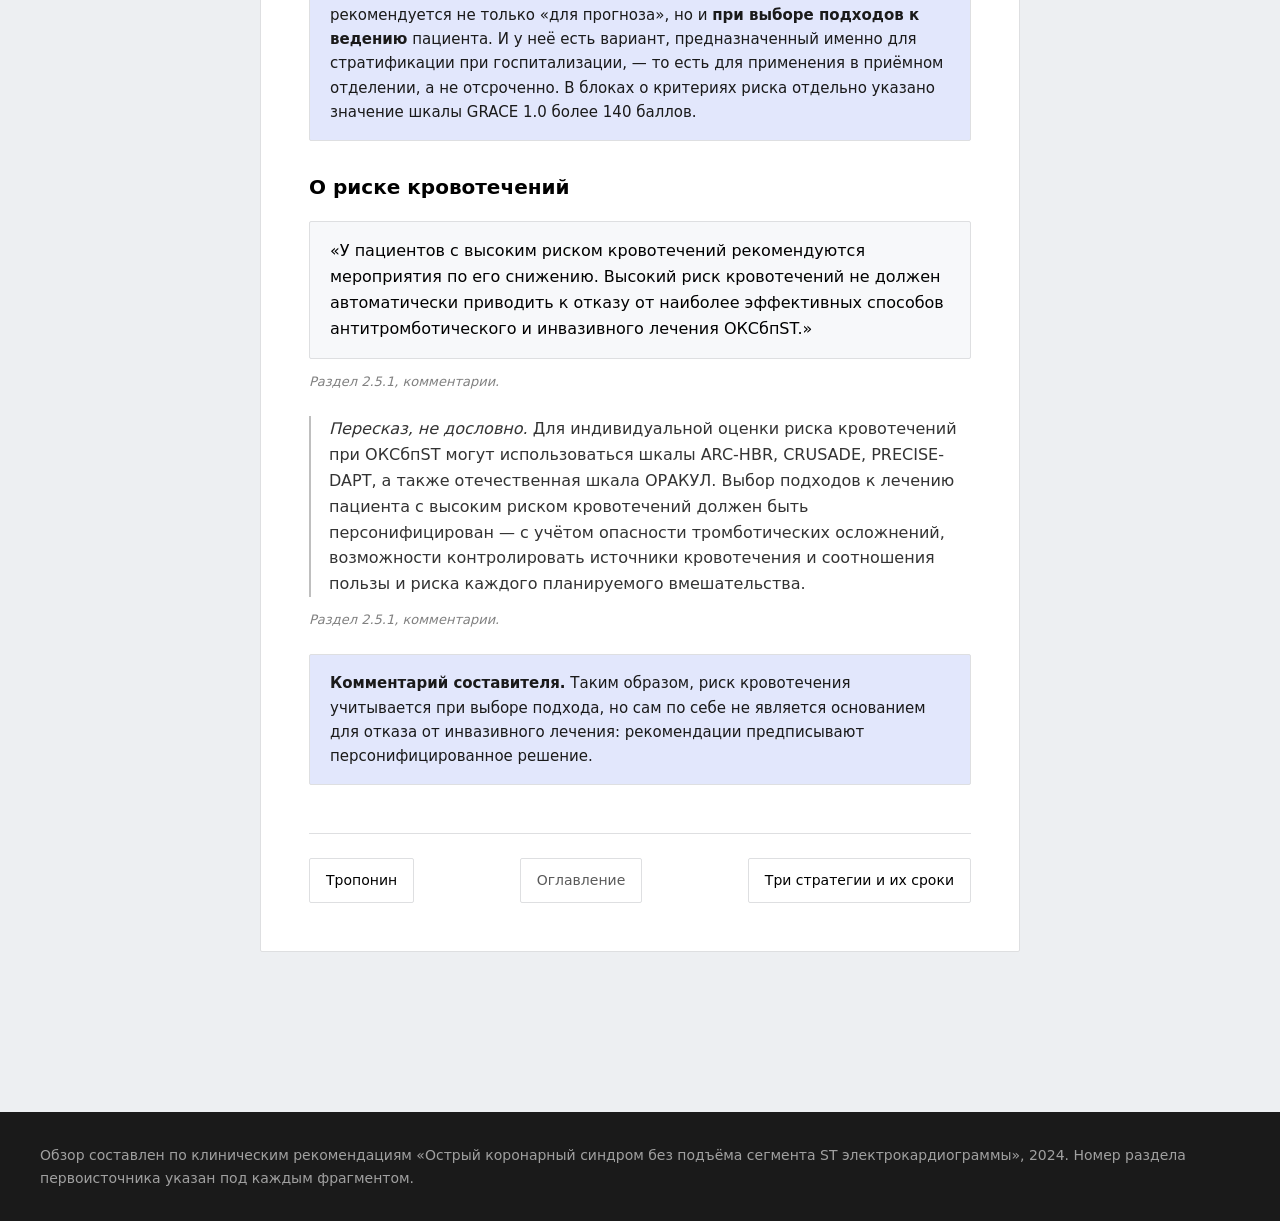
<file: 05.html>
<!DOCTYPE html>
<html lang="ru">
<head>
<meta charset="utf-8">
<meta name="viewport" content="width=device-width, initial-scale=1">
<title>Блок 5. Стратификация риска и шкала GRACE — Обзор КР по ОКСбпST</title>
<link rel="stylesheet" href="style.css">
</head>
<body>
<header class="topbar">
  <div class="topbar-inner">
    <a class="brand" href="index.html">Обзор КР по ОКСбпST</a>
    <div class="topbar-meta">Клинические рекомендации, 2024</div>
  </div>
</header>

<nav class="toc-rail" aria-label="Оглавление">
  <div class="toc-title">Оглавление</div>
  <ol class="toc-list">
<li><a href="01.html"><span class="num">1.</span><span>Зачем этот документ</span></a></li>
<li><a href="02.html"><span class="num">2.</span><span>Что такое ОКС и ОКСбпST</span></a></li>
<li><a href="03.html"><span class="num">3.</span><span>Клиника и ЭКГ при поступлении</span></a></li>
<li><a href="04.html"><span class="num">4.</span><span>Тропонин</span></a></li>
<li><a href="05.html" class="current"><span class="num">5.</span><span>Стратификация риска и шкала GRACE</span></a></li>
<li><a href="06.html"><span class="num">6.</span><span>Три стратегии и их сроки</span></a></li>
<li><a href="07.html"><span class="num">7.</span><span>Критерии очень высокого риска</span></a></li>
<li><a href="08.html"><span class="num">8.</span><span>Критерии высокого риска — КГ в первые 24 часа</span></a></li>
<li><a href="09.html"><span class="num">9.</span><span>Селективная стратегия</span></a></li>
<li><a href="10.html"><span class="num">10.</span><span>Итоги: как поступать</span></a></li>
<li class="appendix"><a href="11.html"><span class="num">11.</span><span>Источники и как проверить</span></a></li>
</ol>
</nav>

<main class="page">
  <details class="toc-inline">
    <summary>Оглавление</summary>
    <ol class="toc-list">
<li><a href="01.html"><span class="num">1.</span><span>Зачем этот документ</span></a></li>
<li><a href="02.html"><span class="num">2.</span><span>Что такое ОКС и ОКСбпST</span></a></li>
<li><a href="03.html"><span class="num">3.</span><span>Клиника и ЭКГ при поступлении</span></a></li>
<li><a href="04.html"><span class="num">4.</span><span>Тропонин</span></a></li>
<li><a href="05.html" class="current"><span class="num">5.</span><span>Стратификация риска и шкала GRACE</span></a></li>
<li><a href="06.html"><span class="num">6.</span><span>Три стратегии и их сроки</span></a></li>
<li><a href="07.html"><span class="num">7.</span><span>Критерии очень высокого риска</span></a></li>
<li><a href="08.html"><span class="num">8.</span><span>Критерии высокого риска — КГ в первые 24 часа</span></a></li>
<li><a href="09.html"><span class="num">9.</span><span>Селективная стратегия</span></a></li>
<li><a href="10.html"><span class="num">10.</span><span>Итоги: как поступать</span></a></li>
<li class="appendix"><a href="11.html"><span class="num">11.</span><span>Источники и как проверить</span></a></li>
</ol>
  </details>

  <article class="card">
    <div class="crumb">Блок 5 из 11</div>
    <h1>Стратификация риска и шкала GRACE</h1>
    <h3>Стратификация риска — это не формальность</h3>
    <blockquote>
    <p>«Для стратификации риска неблагоприятного исхода и выбора стратегии ведения у пациентов с ОКСбпST рекомендуется осуществлять совокупную оценку анамнеза, клинических данных, ЭКГ, ЭхоКГ, результатов исследования уровня сердечного тропонина Т или I в крови (предпочтительно методом с высокой чувствительностью), фильтрационной функции почек (рСКФ) и, в некоторых случаях, визуализирующих методик выявления ишемии миокарда.»</p>
    </blockquote>
    <p class="ref"><em>Раздел 2.5.1. Стратификация риска неблагоприятного исхода — ЕОК I A (УУР C, УДД 4).</em></p>
    <p class="comment"><strong>Комментарий составителя.</strong> Обратите внимание на слово «совокупную»: оценка складывается из анамнеза, клиники, ЭКГ, лабораторных данных и функции почек, а не из одного показателя. В этой же логике дальше выбирается и срок коронарографии.</p>
    <h3>Для чего именно нужна стратификация</h3>
    <blockquote>
    <p>«Помимо оценки вероятности неблагоприятного исхода, стратификация риска необходима для выделения пациентов, которым показана экстренная КГ, тех, кому КГ должна быть выполнена в первые 24 часа после госпитализации (или обращения пациента за помощью, если ОКСбпST развился в стационаре), и тех, кому для определения целесообразности выполнения КГ требуется учет реакции на первоначальное медикаментозное лечение и проведение дополнительного обследования.»</p>
    </blockquote>
    <p class="ref"><em>Раздел 2.5.1, комментарии.</em></p>
    <h3>Шкала GRACE</h3>
    <blockquote>
    <p>«У пациентов с ОКСбпST для стратификации риска неблагоприятного исхода рекомендуется использовать валидизированные индексы и шкалы, в частности шкалу GRACE.»</p>
    </blockquote>
    <p class="ref"><em>Раздел 2.5.1 — ЕОК II a B (УУР A, УДД 2).</em></p>
    <blockquote>
    <p>«Для оценки прогноза при ОКСбпST рекомендуется использовать шкалу GRACE. При выборе подходов к ведению пациентов с ОКСбпST рекомендуется использовать шкалу GRACE 1.0. Один из ее вариантов дает возможность осуществить стратификацию риска при госпитализации, другой – при выписке из стационара.»</p>
    </blockquote>
    <p class="ref"><em>Раздел 2.5.1, комментарии.</em></p>
    <p class="comment"><strong>Комментарий составителя.</strong> Существенно, что шкала GRACE рекомендуется не только «для прогноза», но и <strong>при выборе подходов к ведению</strong> пациента. И у неё есть вариант, предназначенный именно для стратификации при госпитализации, — то есть для применения в приёмном отделении, а не отсроченно. В блоках о критериях риска отдельно указано значение шкалы GRACE 1.0 более 140 баллов.</p>
    <h3>О риске кровотечений</h3>
    <blockquote>
    <p>«У пациентов с высоким риском кровотечений рекомендуются мероприятия по его снижению. Высокий риск кровотечений не должен автоматически приводить к отказу от наиболее эффективных способов антитромботического и инвазивного лечения ОКСбпST.»</p>
    </blockquote>
    <p class="ref"><em>Раздел 2.5.1, комментарии.</em></p>
    <p class="retold"><em>Пересказ, не дословно.</em> Для индивидуальной оценки риска кровотечений при ОКСбпST могут использоваться шкалы ARC-HBR, CRUSADE, PRECISE-DAPT, а также отечественная шкала ОРАКУЛ. Выбор подходов к лечению пациента с высоким риском кровотечений должен быть персонифицирован — с учётом опасности тромботических осложнений, возможности контролировать источники кровотечения и соотношения пользы и риска каждого планируемого вмешательства.</p>
    <p class="ref"><em>Раздел 2.5.1, комментарии.</em></p>
    <p class="comment"><strong>Комментарий составителя.</strong> Таким образом, риск кровотечения учитывается при выборе подхода, но сам по себе не является основанием для отказа от инвазивного лечения: рекомендации предписывают персонифицированное решение.</p>
    <nav class="pager">
      <a class="prev" href="04.html">Тропонин</a>
      <a class="up" href="index.html">Оглавление</a>
      <a class="next" href="06.html">Три стратегии и их сроки</a>
    </nav>
  </article>
</main>

<footer class="footer">
  <div class="footer-inner">Обзор составлен по клиническим рекомендациям «Острый коронарный синдром без подъёма сегмента ST электрокардиограммы», 2024. Номер раздела первоисточника указан под каждым фрагментом.</div>
</footer>
</body>
</html>
</file>
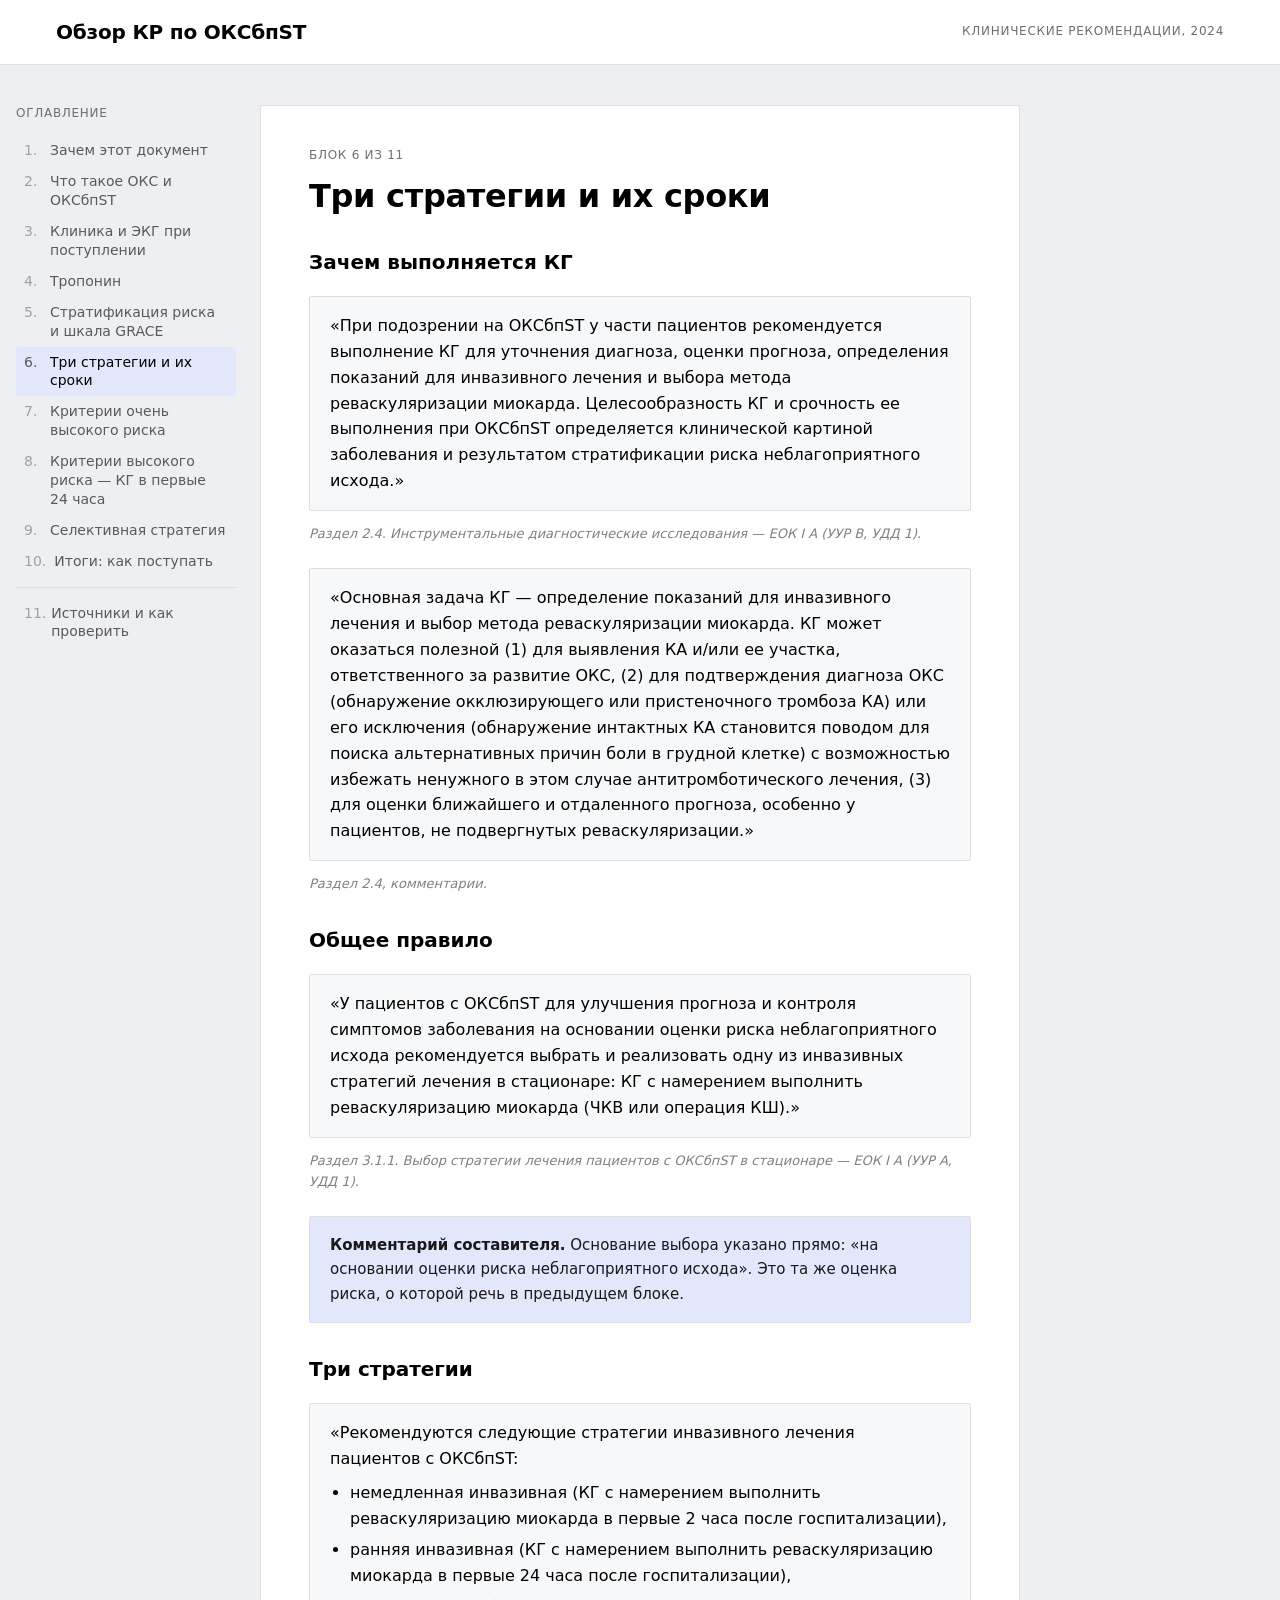
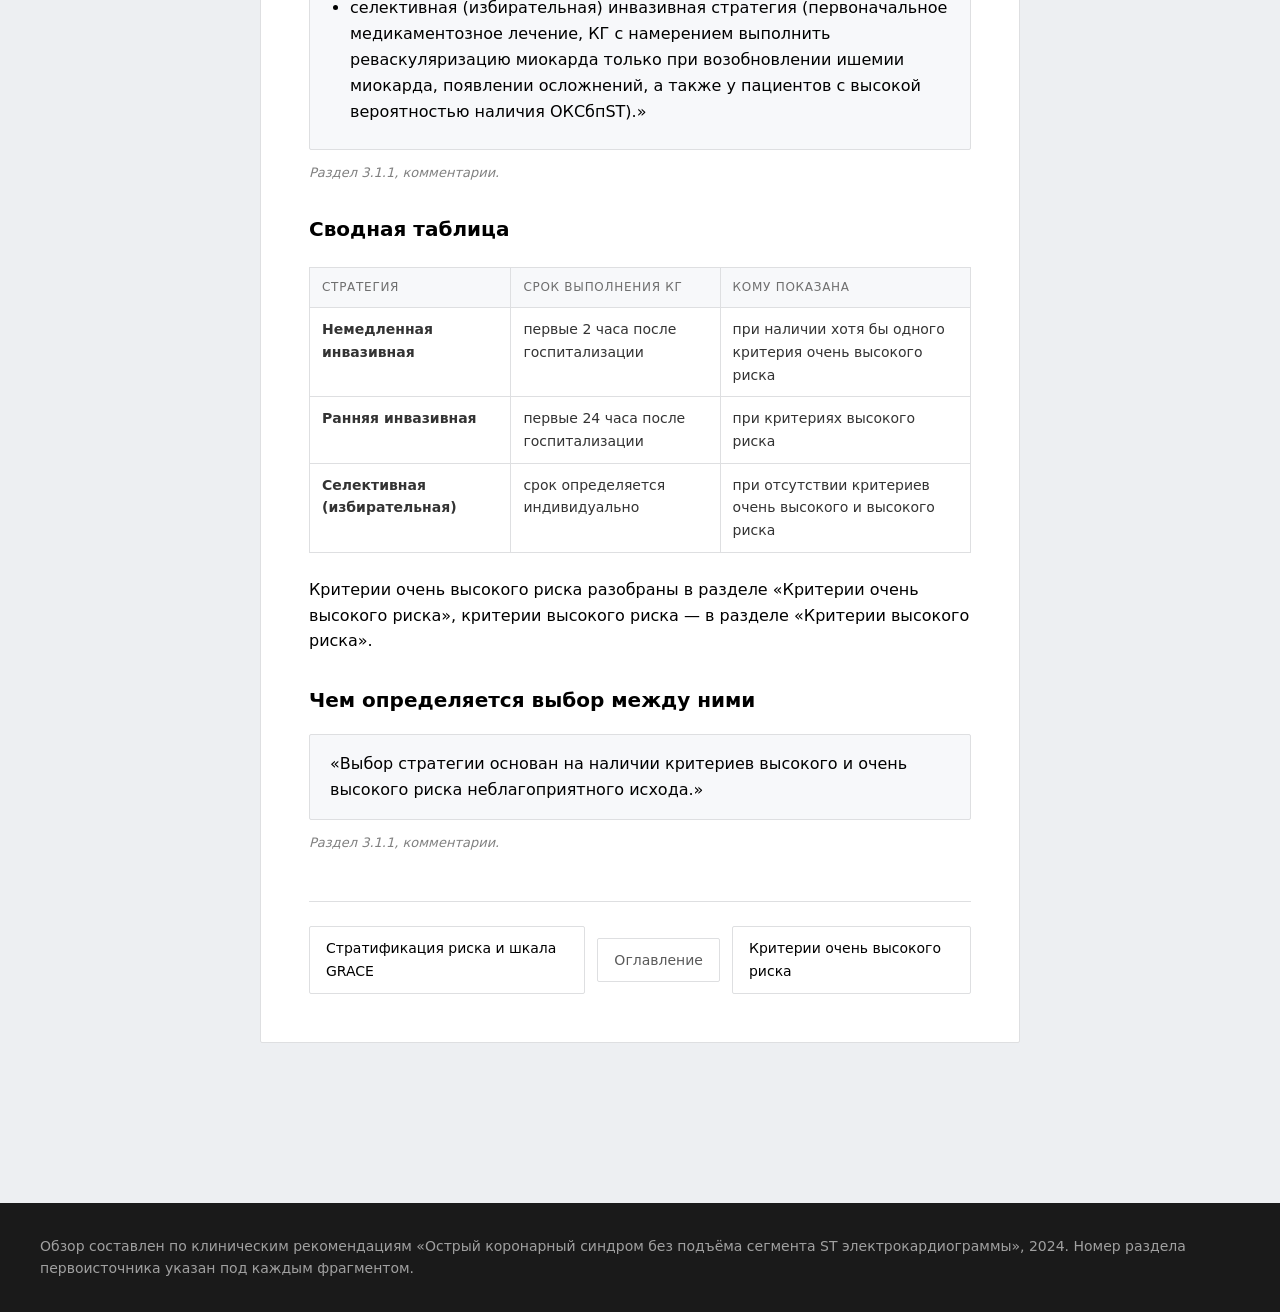
<file: 06.html>
<!DOCTYPE html>
<html lang="ru">
<head>
<meta charset="utf-8">
<meta name="viewport" content="width=device-width, initial-scale=1">
<title>Блок 6. Три стратегии и их сроки — Обзор КР по ОКСбпST</title>
<link rel="stylesheet" href="style.css">
</head>
<body>
<header class="topbar">
  <div class="topbar-inner">
    <a class="brand" href="index.html">Обзор КР по ОКСбпST</a>
    <div class="topbar-meta">Клинические рекомендации, 2024</div>
  </div>
</header>

<nav class="toc-rail" aria-label="Оглавление">
  <div class="toc-title">Оглавление</div>
  <ol class="toc-list">
<li><a href="01.html"><span class="num">1.</span><span>Зачем этот документ</span></a></li>
<li><a href="02.html"><span class="num">2.</span><span>Что такое ОКС и ОКСбпST</span></a></li>
<li><a href="03.html"><span class="num">3.</span><span>Клиника и ЭКГ при поступлении</span></a></li>
<li><a href="04.html"><span class="num">4.</span><span>Тропонин</span></a></li>
<li><a href="05.html"><span class="num">5.</span><span>Стратификация риска и шкала GRACE</span></a></li>
<li><a href="06.html" class="current"><span class="num">6.</span><span>Три стратегии и их сроки</span></a></li>
<li><a href="07.html"><span class="num">7.</span><span>Критерии очень высокого риска</span></a></li>
<li><a href="08.html"><span class="num">8.</span><span>Критерии высокого риска — КГ в первые 24 часа</span></a></li>
<li><a href="09.html"><span class="num">9.</span><span>Селективная стратегия</span></a></li>
<li><a href="10.html"><span class="num">10.</span><span>Итоги: как поступать</span></a></li>
<li class="appendix"><a href="11.html"><span class="num">11.</span><span>Источники и как проверить</span></a></li>
</ol>
</nav>

<main class="page">
  <details class="toc-inline">
    <summary>Оглавление</summary>
    <ol class="toc-list">
<li><a href="01.html"><span class="num">1.</span><span>Зачем этот документ</span></a></li>
<li><a href="02.html"><span class="num">2.</span><span>Что такое ОКС и ОКСбпST</span></a></li>
<li><a href="03.html"><span class="num">3.</span><span>Клиника и ЭКГ при поступлении</span></a></li>
<li><a href="04.html"><span class="num">4.</span><span>Тропонин</span></a></li>
<li><a href="05.html"><span class="num">5.</span><span>Стратификация риска и шкала GRACE</span></a></li>
<li><a href="06.html" class="current"><span class="num">6.</span><span>Три стратегии и их сроки</span></a></li>
<li><a href="07.html"><span class="num">7.</span><span>Критерии очень высокого риска</span></a></li>
<li><a href="08.html"><span class="num">8.</span><span>Критерии высокого риска — КГ в первые 24 часа</span></a></li>
<li><a href="09.html"><span class="num">9.</span><span>Селективная стратегия</span></a></li>
<li><a href="10.html"><span class="num">10.</span><span>Итоги: как поступать</span></a></li>
<li class="appendix"><a href="11.html"><span class="num">11.</span><span>Источники и как проверить</span></a></li>
</ol>
  </details>

  <article class="card">
    <div class="crumb">Блок 6 из 11</div>
    <h1>Три стратегии и их сроки</h1>
    <h3>Зачем выполняется КГ</h3>
    <blockquote>
    <p>«При подозрении на ОКСбпST у части пациентов рекомендуется выполнение КГ для уточнения диагноза, оценки прогноза, определения показаний для инвазивного лечения и выбора метода реваскуляризации миокарда. Целесообразность КГ и срочность ее выполнения при ОКСбпST определяется клинической картиной заболевания и результатом стратификации риска неблагоприятного исхода.»</p>
    </blockquote>
    <p class="ref"><em>Раздел 2.4. Инструментальные диагностические исследования — ЕОК I A (УУР В, УДД 1).</em></p>
    <blockquote>
    <p>«Основная задача КГ — определение показаний для инвазивного лечения и выбор метода реваскуляризации миокарда. КГ может оказаться полезной (1) для выявления КА и/или ее участка, ответственного за развитие ОКС, (2) для подтверждения диагноза ОКС (обнаружение окклюзирующего или пристеночного тромбоза КА) или его исключения (обнаружение интактных КА становится поводом для поиска альтернативных причин боли в грудной клетке) с возможностью избежать ненужного в этом случае антитромботического лечения, (3) для оценки ближайшего и отдаленного прогноза, особенно у пациентов, не подвергнутых реваскуляризации.»</p>
    </blockquote>
    <p class="ref"><em>Раздел 2.4, комментарии.</em></p>
    <h3>Общее правило</h3>
    <blockquote>
    <p>«У пациентов с ОКСбпST для улучшения прогноза и контроля симптомов заболевания на основании оценки риска неблагоприятного исхода рекомендуется выбрать и реализовать одну из инвазивных стратегий лечения в стационаре: КГ с намерением выполнить реваскуляризацию миокарда (ЧКВ или операция КШ).»</p>
    </blockquote>
    <p class="ref"><em>Раздел 3.1.1. Выбор стратегии лечения пациентов с ОКСбпST в стационаре — ЕОК I A (УУР A, УДД 1).</em></p>
    <p class="comment"><strong>Комментарий составителя.</strong> Основание выбора указано прямо: «на основании оценки риска неблагоприятного исхода». Это та же оценка риска, о которой речь в предыдущем блоке.</p>
    <h3>Три стратегии</h3>
    <blockquote>
    <p>«Рекомендуются следующие стратегии инвазивного лечения пациентов с ОКСбпST:</p>
    <ul>
    <li>немедленная инвазивная (КГ с намерением выполнить реваскуляризацию миокарда в первые 2 часа после госпитализации),</li>
    <li>ранняя инвазивная (КГ с намерением выполнить реваскуляризацию миокарда в первые 24 часа после госпитализации),</li>
    <li>селективная (избирательная) инвазивная стратегия (первоначальное медикаментозное лечение, КГ с намерением выполнить реваскуляризацию миокарда только при возобновлении ишемии миокарда, появлении осложнений, а также у пациентов с высокой вероятностью наличия ОКСбпST).»</li>
    </ul>
    </blockquote>
    <p class="ref"><em>Раздел 3.1.1, комментарии.</em></p>
    <h3>Сводная таблица</h3>
    <table>
    <thead>
    <tr>
    <th>Стратегия</th>
    <th>Срок выполнения КГ</th>
    <th>Кому показана</th>
    </tr>
    </thead>
    <tbody>
    <tr>
    <td><strong>Немедленная инвазивная</strong></td>
    <td>первые 2 часа после госпитализации</td>
    <td>при наличии хотя бы одного критерия очень высокого риска</td>
    </tr>
    <tr>
    <td><strong>Ранняя инвазивная</strong></td>
    <td>первые 24 часа после госпитализации</td>
    <td>при критериях высокого риска</td>
    </tr>
    <tr>
    <td><strong>Селективная (избирательная)</strong></td>
    <td>срок определяется индивидуально</td>
    <td>при отсутствии критериев очень высокого и высокого риска</td>
    </tr>
    </tbody>
    </table>
    <p>Критерии очень высокого риска разобраны в разделе «Критерии очень высокого риска», критерии высокого риска — в разделе «Критерии высокого риска».</p>
    <h3>Чем определяется выбор между ними</h3>
    <blockquote>
    <p>«Выбор стратегии основан на наличии критериев высокого и очень высокого риска неблагоприятного исхода.»</p>
    </blockquote>
    <p class="ref"><em>Раздел 3.1.1, комментарии.</em></p>
    <nav class="pager">
      <a class="prev" href="05.html">Стратификация риска и шкала GRACE</a>
      <a class="up" href="index.html">Оглавление</a>
      <a class="next" href="07.html">Критерии очень высокого риска</a>
    </nav>
  </article>
</main>

<footer class="footer">
  <div class="footer-inner">Обзор составлен по клиническим рекомендациям «Острый коронарный синдром без подъёма сегмента ST электрокардиограммы», 2024. Номер раздела первоисточника указан под каждым фрагментом.</div>
</footer>
</body>
</html>
</file>
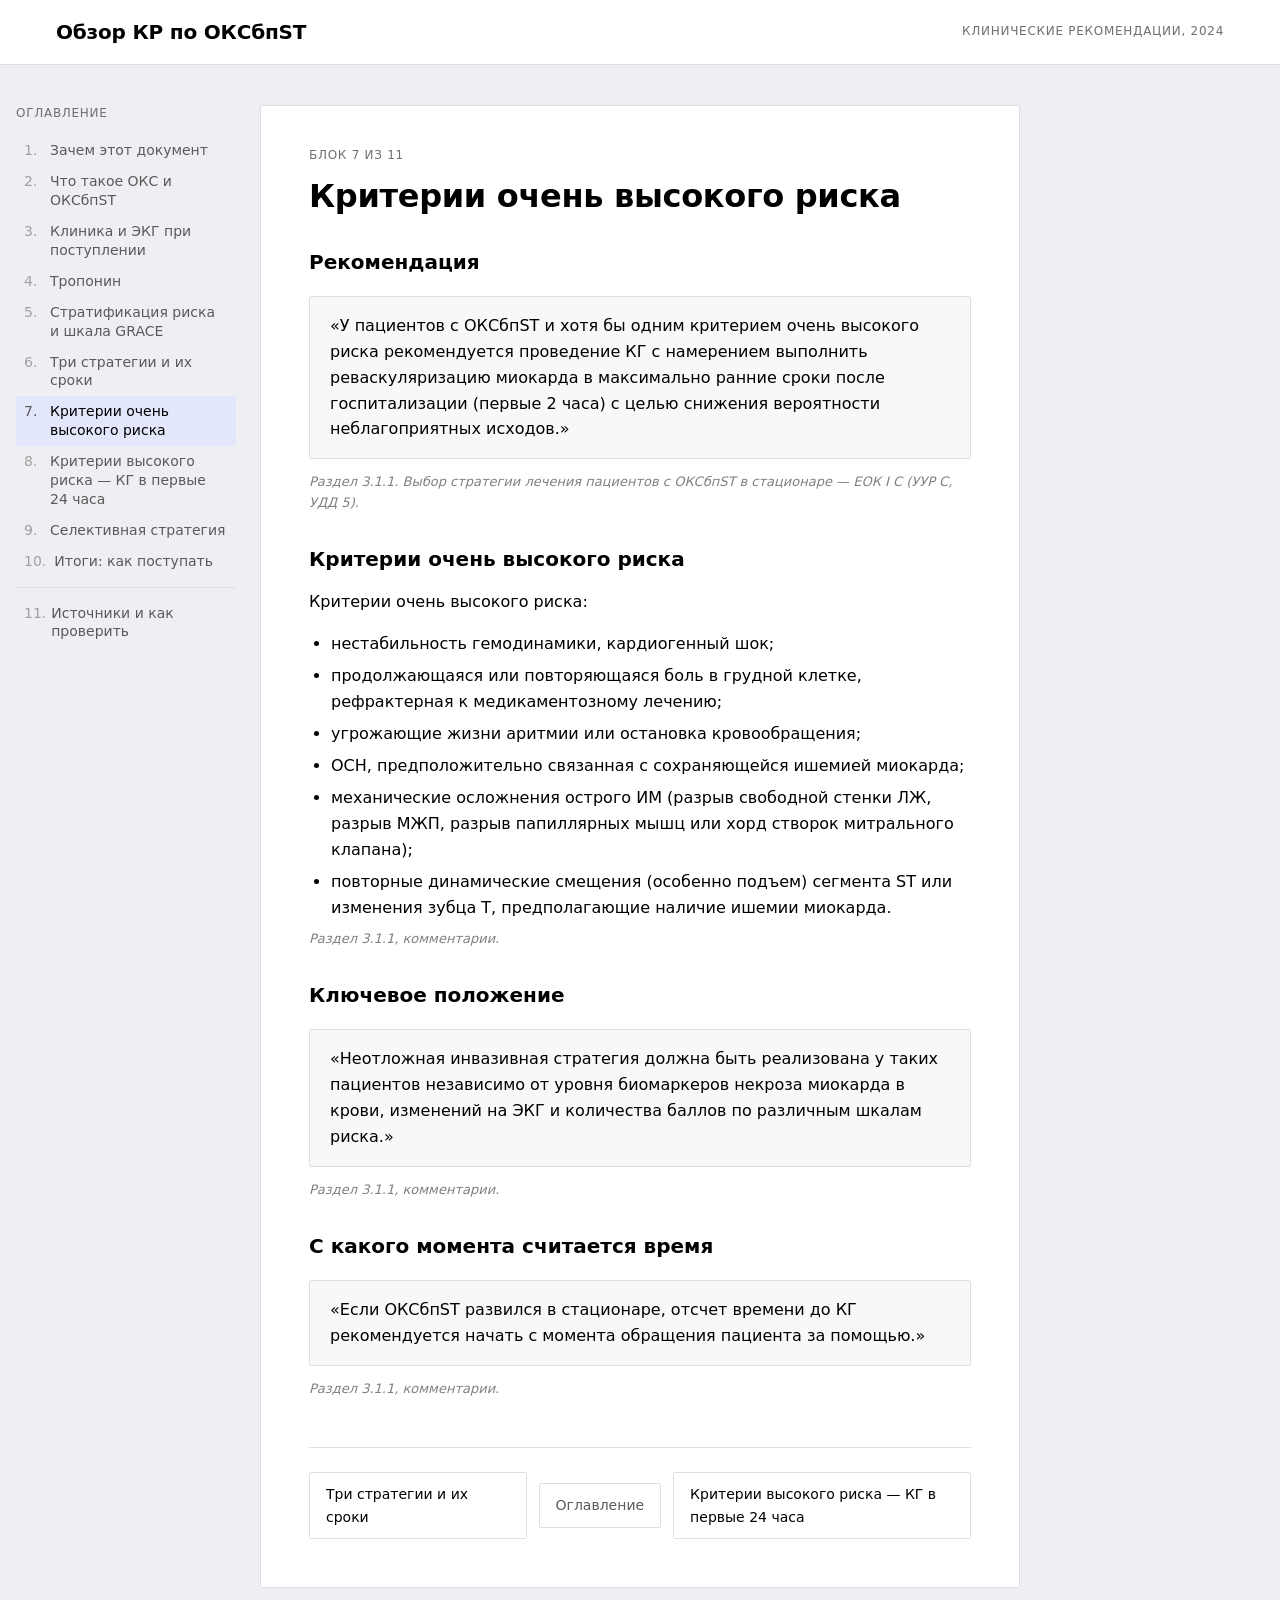
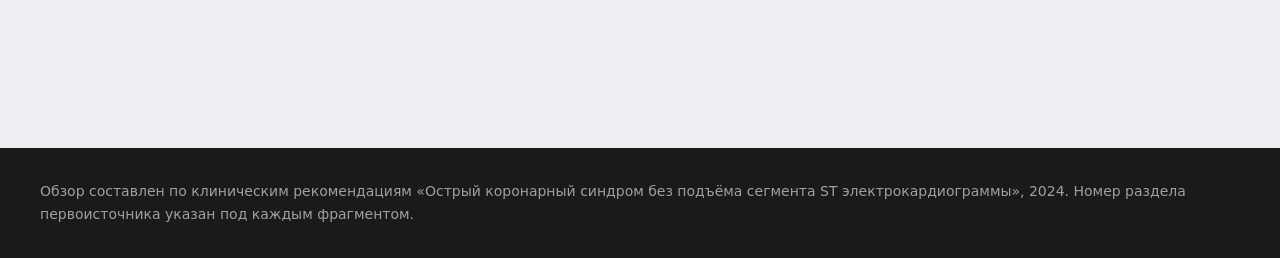
<file: 07.html>
<!DOCTYPE html>
<html lang="ru">
<head>
<meta charset="utf-8">
<meta name="viewport" content="width=device-width, initial-scale=1">
<title>Блок 7. Критерии очень высокого риска — Обзор КР по ОКСбпST</title>
<link rel="stylesheet" href="style.css">
</head>
<body>
<header class="topbar">
  <div class="topbar-inner">
    <a class="brand" href="index.html">Обзор КР по ОКСбпST</a>
    <div class="topbar-meta">Клинические рекомендации, 2024</div>
  </div>
</header>

<nav class="toc-rail" aria-label="Оглавление">
  <div class="toc-title">Оглавление</div>
  <ol class="toc-list">
<li><a href="01.html"><span class="num">1.</span><span>Зачем этот документ</span></a></li>
<li><a href="02.html"><span class="num">2.</span><span>Что такое ОКС и ОКСбпST</span></a></li>
<li><a href="03.html"><span class="num">3.</span><span>Клиника и ЭКГ при поступлении</span></a></li>
<li><a href="04.html"><span class="num">4.</span><span>Тропонин</span></a></li>
<li><a href="05.html"><span class="num">5.</span><span>Стратификация риска и шкала GRACE</span></a></li>
<li><a href="06.html"><span class="num">6.</span><span>Три стратегии и их сроки</span></a></li>
<li><a href="07.html" class="current"><span class="num">7.</span><span>Критерии очень высокого риска</span></a></li>
<li><a href="08.html"><span class="num">8.</span><span>Критерии высокого риска — КГ в первые 24 часа</span></a></li>
<li><a href="09.html"><span class="num">9.</span><span>Селективная стратегия</span></a></li>
<li><a href="10.html"><span class="num">10.</span><span>Итоги: как поступать</span></a></li>
<li class="appendix"><a href="11.html"><span class="num">11.</span><span>Источники и как проверить</span></a></li>
</ol>
</nav>

<main class="page">
  <details class="toc-inline">
    <summary>Оглавление</summary>
    <ol class="toc-list">
<li><a href="01.html"><span class="num">1.</span><span>Зачем этот документ</span></a></li>
<li><a href="02.html"><span class="num">2.</span><span>Что такое ОКС и ОКСбпST</span></a></li>
<li><a href="03.html"><span class="num">3.</span><span>Клиника и ЭКГ при поступлении</span></a></li>
<li><a href="04.html"><span class="num">4.</span><span>Тропонин</span></a></li>
<li><a href="05.html"><span class="num">5.</span><span>Стратификация риска и шкала GRACE</span></a></li>
<li><a href="06.html"><span class="num">6.</span><span>Три стратегии и их сроки</span></a></li>
<li><a href="07.html" class="current"><span class="num">7.</span><span>Критерии очень высокого риска</span></a></li>
<li><a href="08.html"><span class="num">8.</span><span>Критерии высокого риска — КГ в первые 24 часа</span></a></li>
<li><a href="09.html"><span class="num">9.</span><span>Селективная стратегия</span></a></li>
<li><a href="10.html"><span class="num">10.</span><span>Итоги: как поступать</span></a></li>
<li class="appendix"><a href="11.html"><span class="num">11.</span><span>Источники и как проверить</span></a></li>
</ol>
  </details>

  <article class="card">
    <div class="crumb">Блок 7 из 11</div>
    <h1>Критерии очень высокого риска</h1>
    <h3>Рекомендация</h3>
    <blockquote>
    <p>«У пациентов с ОКСбпST и хотя бы одним критерием очень высокого риска рекомендуется проведение КГ с намерением выполнить реваскуляризацию миокарда в максимально ранние сроки после госпитализации (первые 2 часа) с целью снижения вероятности неблагоприятных исходов.»</p>
    </blockquote>
    <p class="ref"><em>Раздел 3.1.1. Выбор стратегии лечения пациентов с ОКСбпST в стационаре — ЕОК I C (УУР C, УДД 5).</em></p>
    <h3>Критерии очень высокого риска</h3>
    <p>Критерии очень высокого риска:</p>
    <ul>
    <li>нестабильность гемодинамики, кардиогенный шок;</li>
    <li>продолжающаяся или повторяющаяся боль в грудной клетке, рефрактерная к медикаментозному лечению;</li>
    <li>угрожающие жизни аритмии или остановка кровообращения;</li>
    <li>ОСН, предположительно связанная с сохраняющейся ишемией миокарда;</li>
    <li>механические осложнения острого ИМ (разрыв свободной стенки ЛЖ, разрыв МЖП, разрыв папиллярных мышц или хорд створок митрального клапана);</li>
    <li>повторные динамические смещения (особенно подъем) сегмента ST или изменения зубца T, предполагающие наличие ишемии миокарда.</li>
    </ul>
    <p class="ref"><em>Раздел 3.1.1, комментарии.</em></p>
    <h3>Ключевое положение</h3>
    <blockquote>
    <p>«Неотложная инвазивная стратегия должна быть реализована у таких пациентов независимо от уровня биомаркеров некроза миокарда в крови, изменений на ЭКГ и количества баллов по различным шкалам риска.»</p>
    </blockquote>
    <p class="ref"><em>Раздел 3.1.1, комментарии.</em></p>
    <h3>С какого момента считается время</h3>
    <blockquote>
    <p>«Если ОКСбпST развился в стационаре, отсчет времени до КГ рекомендуется начать с момента обращения пациента за помощью.»</p>
    </blockquote>
    <p class="ref"><em>Раздел 3.1.1, комментарии.</em></p>
    <nav class="pager">
      <a class="prev" href="06.html">Три стратегии и их сроки</a>
      <a class="up" href="index.html">Оглавление</a>
      <a class="next" href="08.html">Критерии высокого риска — КГ в первые 24 часа</a>
    </nav>
  </article>
</main>

<footer class="footer">
  <div class="footer-inner">Обзор составлен по клиническим рекомендациям «Острый коронарный синдром без подъёма сегмента ST электрокардиограммы», 2024. Номер раздела первоисточника указан под каждым фрагментом.</div>
</footer>
</body>
</html>
</file>
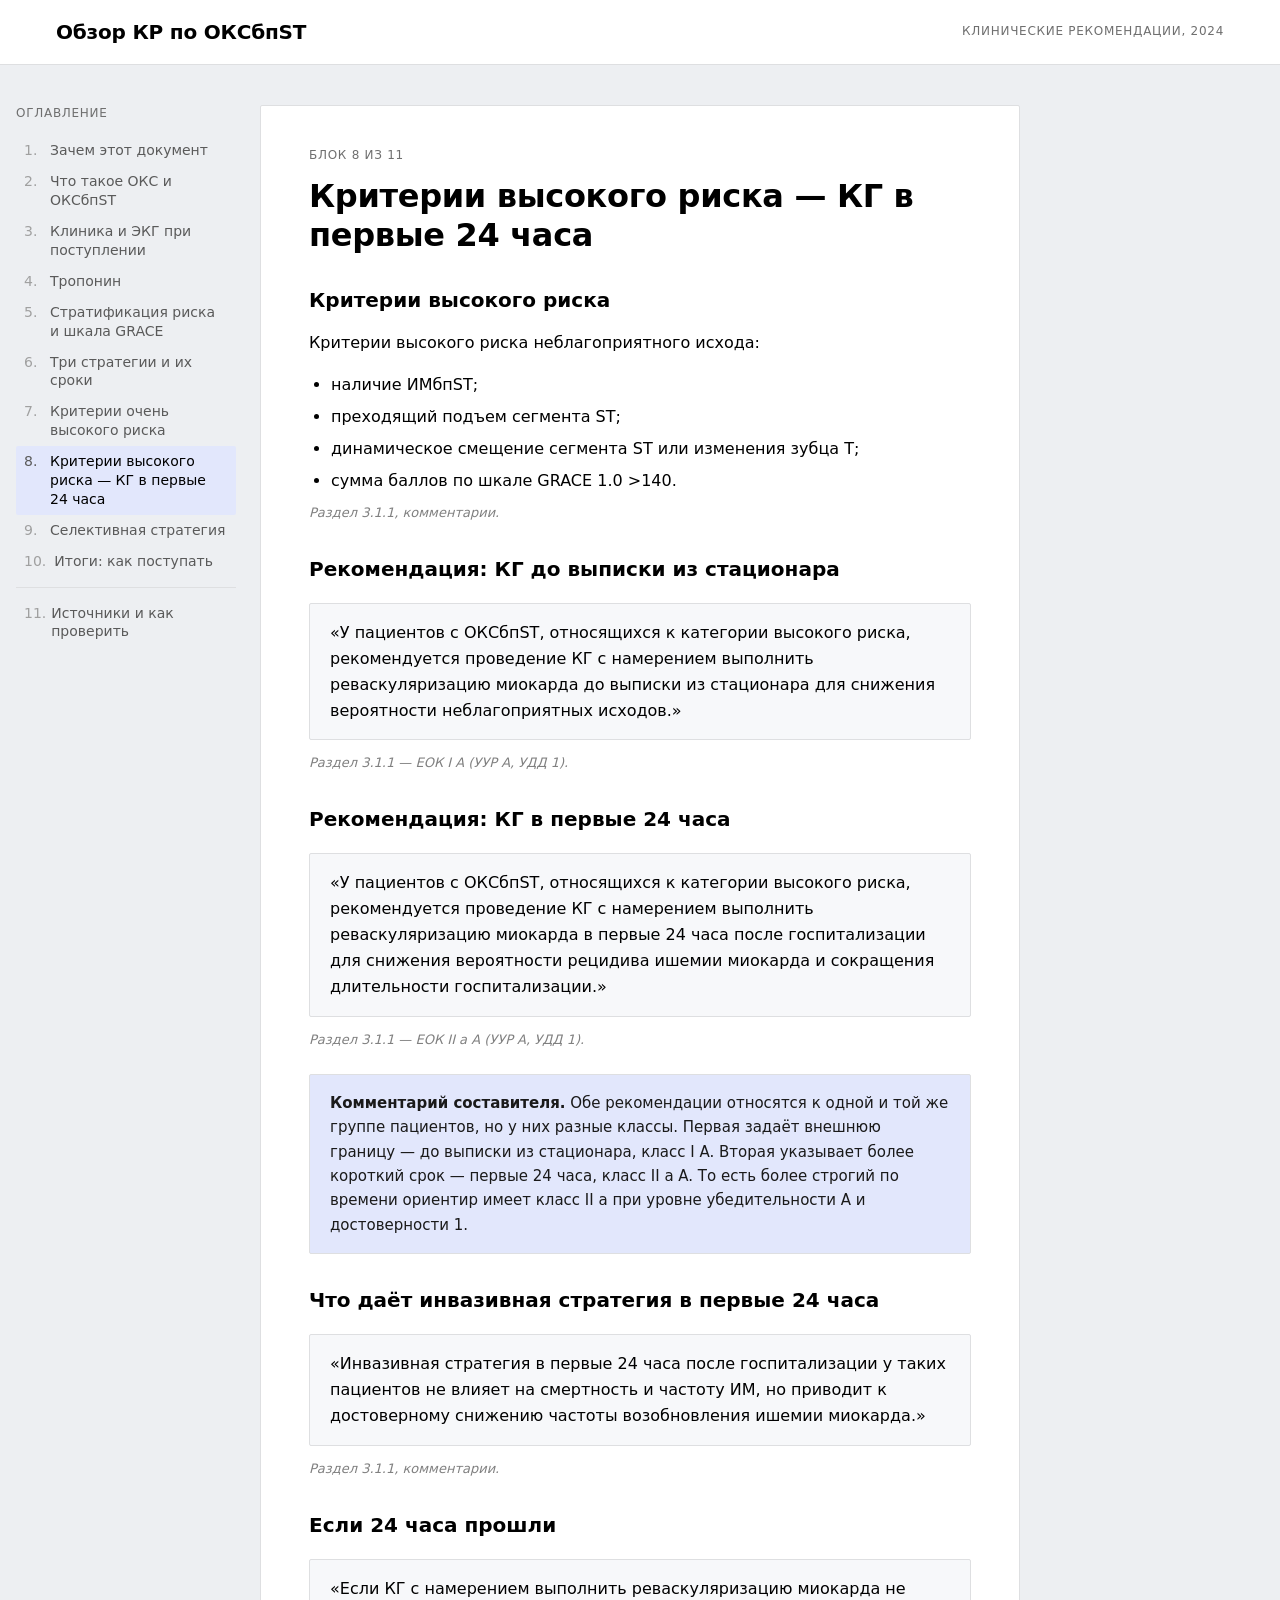
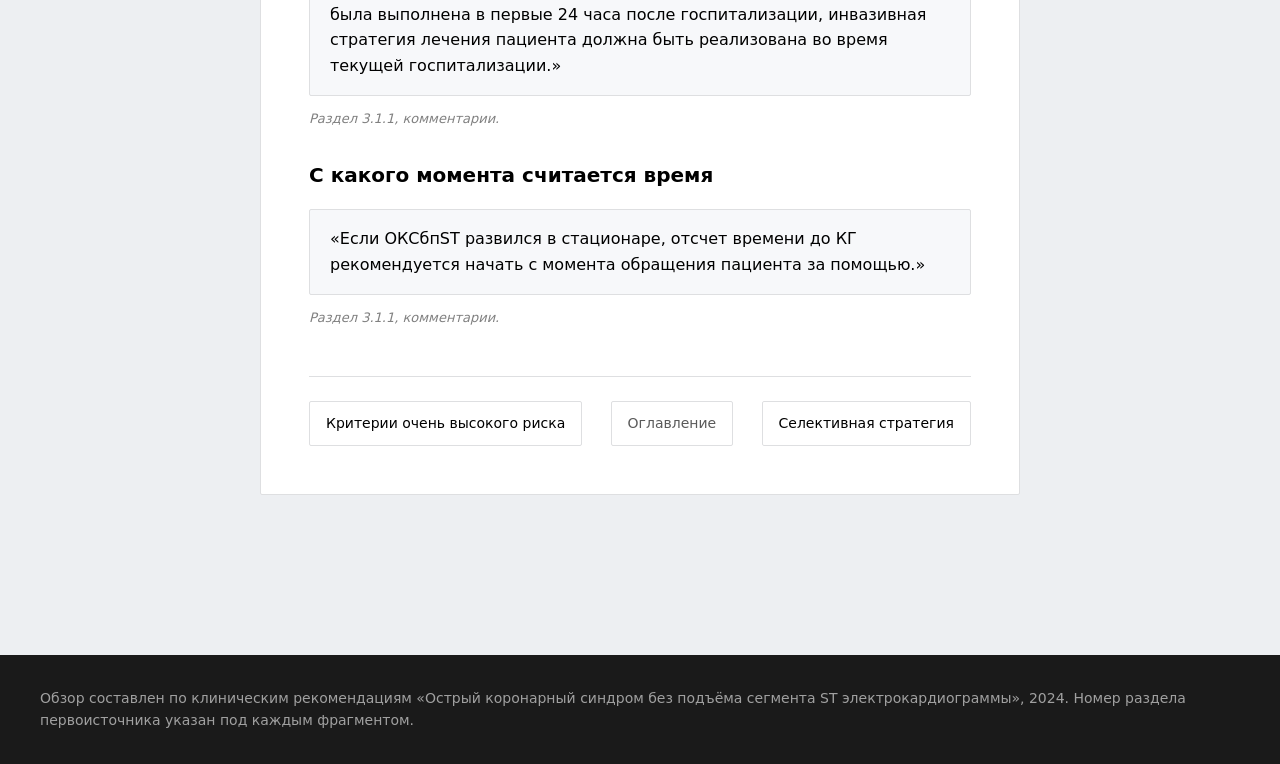
<file: 08.html>
<!DOCTYPE html>
<html lang="ru">
<head>
<meta charset="utf-8">
<meta name="viewport" content="width=device-width, initial-scale=1">
<title>Блок 8. Критерии высокого риска — КГ в первые 24 часа — Обзор КР по ОКСбпST</title>
<link rel="stylesheet" href="style.css">
</head>
<body>
<header class="topbar">
  <div class="topbar-inner">
    <a class="brand" href="index.html">Обзор КР по ОКСбпST</a>
    <div class="topbar-meta">Клинические рекомендации, 2024</div>
  </div>
</header>

<nav class="toc-rail" aria-label="Оглавление">
  <div class="toc-title">Оглавление</div>
  <ol class="toc-list">
<li><a href="01.html"><span class="num">1.</span><span>Зачем этот документ</span></a></li>
<li><a href="02.html"><span class="num">2.</span><span>Что такое ОКС и ОКСбпST</span></a></li>
<li><a href="03.html"><span class="num">3.</span><span>Клиника и ЭКГ при поступлении</span></a></li>
<li><a href="04.html"><span class="num">4.</span><span>Тропонин</span></a></li>
<li><a href="05.html"><span class="num">5.</span><span>Стратификация риска и шкала GRACE</span></a></li>
<li><a href="06.html"><span class="num">6.</span><span>Три стратегии и их сроки</span></a></li>
<li><a href="07.html"><span class="num">7.</span><span>Критерии очень высокого риска</span></a></li>
<li><a href="08.html" class="current"><span class="num">8.</span><span>Критерии высокого риска — КГ в первые 24 часа</span></a></li>
<li><a href="09.html"><span class="num">9.</span><span>Селективная стратегия</span></a></li>
<li><a href="10.html"><span class="num">10.</span><span>Итоги: как поступать</span></a></li>
<li class="appendix"><a href="11.html"><span class="num">11.</span><span>Источники и как проверить</span></a></li>
</ol>
</nav>

<main class="page">
  <details class="toc-inline">
    <summary>Оглавление</summary>
    <ol class="toc-list">
<li><a href="01.html"><span class="num">1.</span><span>Зачем этот документ</span></a></li>
<li><a href="02.html"><span class="num">2.</span><span>Что такое ОКС и ОКСбпST</span></a></li>
<li><a href="03.html"><span class="num">3.</span><span>Клиника и ЭКГ при поступлении</span></a></li>
<li><a href="04.html"><span class="num">4.</span><span>Тропонин</span></a></li>
<li><a href="05.html"><span class="num">5.</span><span>Стратификация риска и шкала GRACE</span></a></li>
<li><a href="06.html"><span class="num">6.</span><span>Три стратегии и их сроки</span></a></li>
<li><a href="07.html"><span class="num">7.</span><span>Критерии очень высокого риска</span></a></li>
<li><a href="08.html" class="current"><span class="num">8.</span><span>Критерии высокого риска — КГ в первые 24 часа</span></a></li>
<li><a href="09.html"><span class="num">9.</span><span>Селективная стратегия</span></a></li>
<li><a href="10.html"><span class="num">10.</span><span>Итоги: как поступать</span></a></li>
<li class="appendix"><a href="11.html"><span class="num">11.</span><span>Источники и как проверить</span></a></li>
</ol>
  </details>

  <article class="card">
    <div class="crumb">Блок 8 из 11</div>
    <h1>Критерии высокого риска — КГ в первые 24 часа</h1>
    <h3>Критерии высокого риска</h3>
    <p>Критерии высокого риска неблагоприятного исхода:</p>
    <ul>
    <li>наличие ИМбпST;</li>
    <li>преходящий подъем сегмента ST;</li>
    <li>динамическое смещение сегмента ST или изменения зубца T;</li>
    <li>сумма баллов по шкале GRACE 1.0 &gt;140.</li>
    </ul>
    <p class="ref"><em>Раздел 3.1.1, комментарии.</em></p>
    <h3>Рекомендация: КГ до выписки из стационара</h3>
    <blockquote>
    <p>«У пациентов с ОКСбпST, относящихся к категории высокого риска, рекомендуется проведение КГ с намерением выполнить реваскуляризацию миокарда до выписки из стационара для снижения вероятности неблагоприятных исходов.»</p>
    </blockquote>
    <p class="ref"><em>Раздел 3.1.1 — ЕОК I A (УУР A, УДД 1).</em></p>
    <h3>Рекомендация: КГ в первые 24 часа</h3>
    <blockquote>
    <p>«У пациентов с ОКСбпST, относящихся к категории высокого риска, рекомендуется проведение КГ с намерением выполнить реваскуляризацию миокарда в первые 24 часа после госпитализации для снижения вероятности рецидива ишемии миокарда и сокращения длительности госпитализации.»</p>
    </blockquote>
    <p class="ref"><em>Раздел 3.1.1 — ЕОК II a A (УУР A, УДД 1).</em></p>
    <p class="comment"><strong>Комментарий составителя.</strong> Обе рекомендации относятся к одной и той же группе пациентов, но у них разные классы. Первая задаёт внешнюю границу — до выписки из стационара, класс I A. Вторая указывает более короткий срок — первые 24 часа, класс II a A. То есть более строгий по времени ориентир имеет класс II a при уровне убедительности A и достоверности 1.</p>
    <h3>Что даёт инвазивная стратегия в первые 24 часа</h3>
    <blockquote>
    <p>«Инвазивная стратегия в первые 24 часа после госпитализации у таких пациентов не влияет на смертность и частоту ИМ, но приводит к достоверному снижению частоты возобновления ишемии миокарда.»</p>
    </blockquote>
    <p class="ref"><em>Раздел 3.1.1, комментарии.</em></p>
    <h3>Если 24 часа прошли</h3>
    <blockquote>
    <p>«Если КГ с намерением выполнить реваскуляризацию миокарда не была выполнена в первые 24 часа после госпитализации, инвазивная стратегия лечения пациента должна быть реализована во время текущей госпитализации.»</p>
    </blockquote>
    <p class="ref"><em>Раздел 3.1.1, комментарии.</em></p>
    <h3>С какого момента считается время</h3>
    <blockquote>
    <p>«Если ОКСбпST развился в стационаре, отсчет времени до КГ рекомендуется начать с момента обращения пациента за помощью.»</p>
    </blockquote>
    <p class="ref"><em>Раздел 3.1.1, комментарии.</em></p>
    <nav class="pager">
      <a class="prev" href="07.html">Критерии очень высокого риска</a>
      <a class="up" href="index.html">Оглавление</a>
      <a class="next" href="09.html">Селективная стратегия</a>
    </nav>
  </article>
</main>

<footer class="footer">
  <div class="footer-inner">Обзор составлен по клиническим рекомендациям «Острый коронарный синдром без подъёма сегмента ST электрокардиограммы», 2024. Номер раздела первоисточника указан под каждым фрагментом.</div>
</footer>
</body>
</html>
</file>
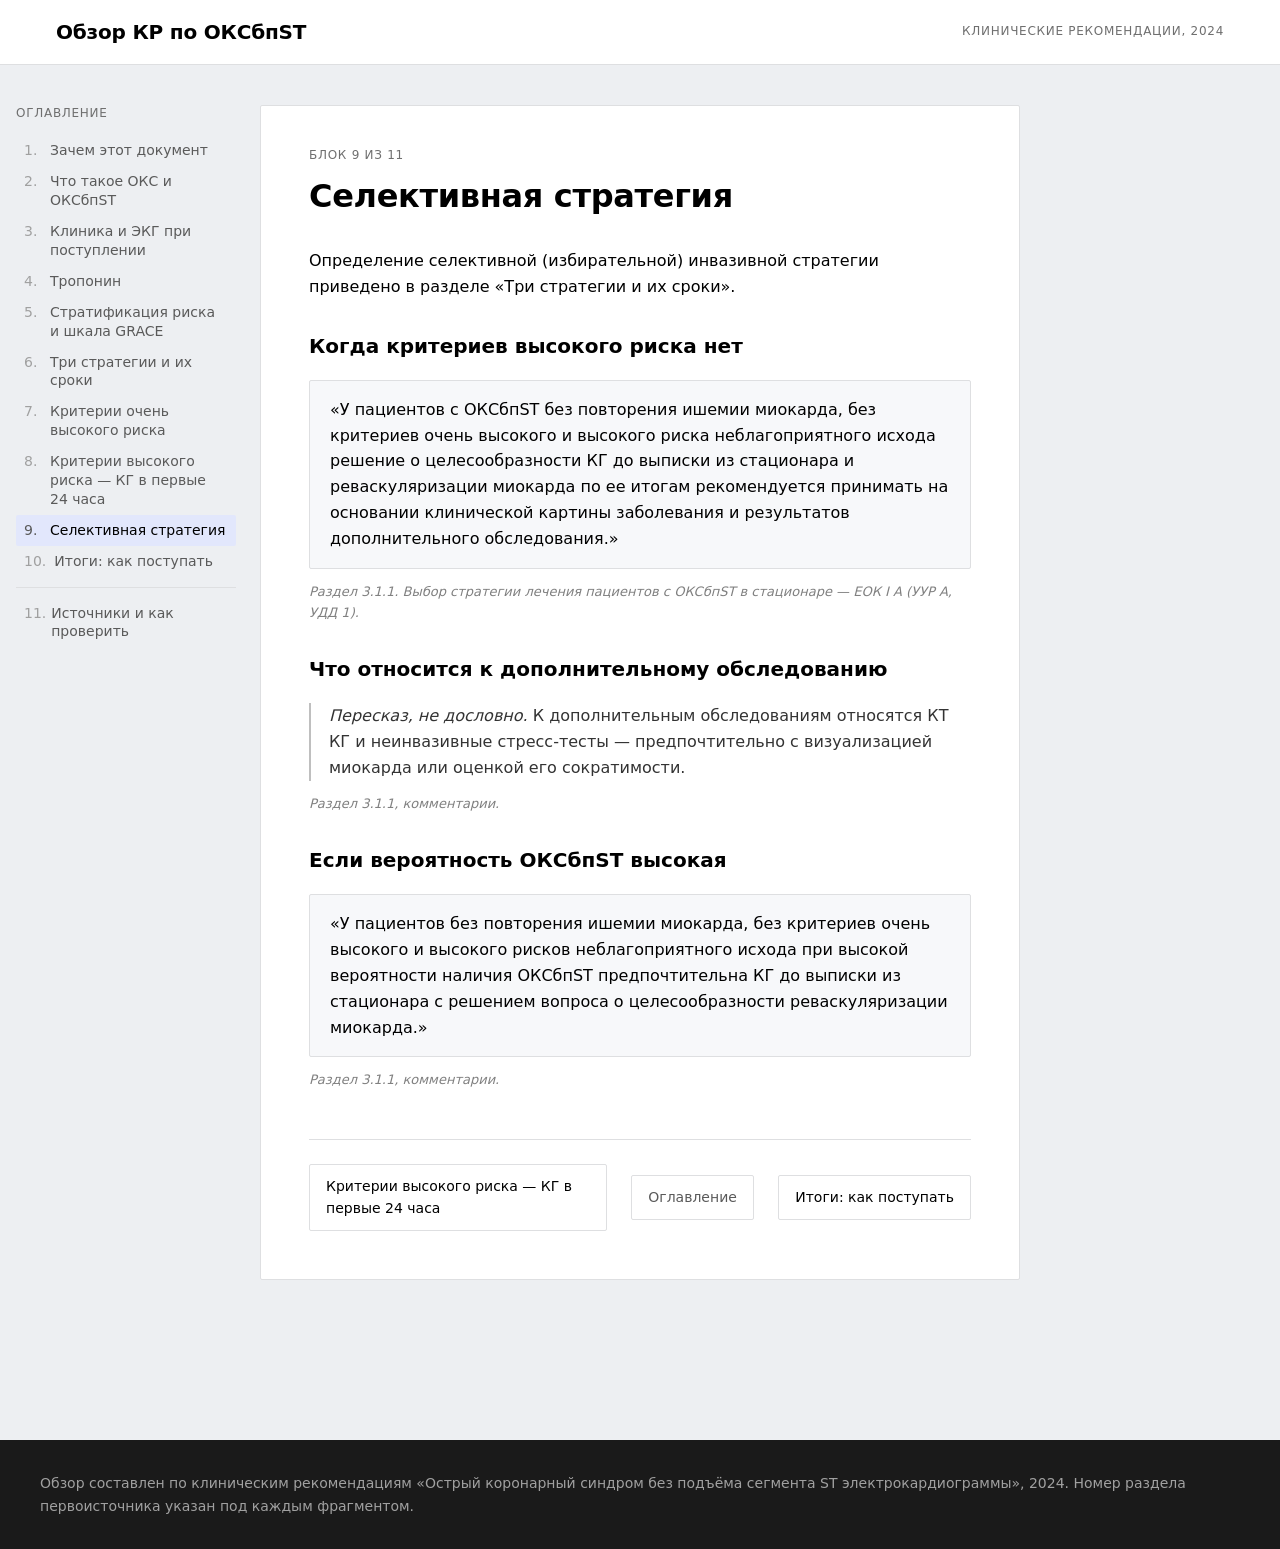
<file: 09.html>
<!DOCTYPE html>
<html lang="ru">
<head>
<meta charset="utf-8">
<meta name="viewport" content="width=device-width, initial-scale=1">
<title>Блок 9. Селективная стратегия — Обзор КР по ОКСбпST</title>
<link rel="stylesheet" href="style.css">
</head>
<body>
<header class="topbar">
  <div class="topbar-inner">
    <a class="brand" href="index.html">Обзор КР по ОКСбпST</a>
    <div class="topbar-meta">Клинические рекомендации, 2024</div>
  </div>
</header>

<nav class="toc-rail" aria-label="Оглавление">
  <div class="toc-title">Оглавление</div>
  <ol class="toc-list">
<li><a href="01.html"><span class="num">1.</span><span>Зачем этот документ</span></a></li>
<li><a href="02.html"><span class="num">2.</span><span>Что такое ОКС и ОКСбпST</span></a></li>
<li><a href="03.html"><span class="num">3.</span><span>Клиника и ЭКГ при поступлении</span></a></li>
<li><a href="04.html"><span class="num">4.</span><span>Тропонин</span></a></li>
<li><a href="05.html"><span class="num">5.</span><span>Стратификация риска и шкала GRACE</span></a></li>
<li><a href="06.html"><span class="num">6.</span><span>Три стратегии и их сроки</span></a></li>
<li><a href="07.html"><span class="num">7.</span><span>Критерии очень высокого риска</span></a></li>
<li><a href="08.html"><span class="num">8.</span><span>Критерии высокого риска — КГ в первые 24 часа</span></a></li>
<li><a href="09.html" class="current"><span class="num">9.</span><span>Селективная стратегия</span></a></li>
<li><a href="10.html"><span class="num">10.</span><span>Итоги: как поступать</span></a></li>
<li class="appendix"><a href="11.html"><span class="num">11.</span><span>Источники и как проверить</span></a></li>
</ol>
</nav>

<main class="page">
  <details class="toc-inline">
    <summary>Оглавление</summary>
    <ol class="toc-list">
<li><a href="01.html"><span class="num">1.</span><span>Зачем этот документ</span></a></li>
<li><a href="02.html"><span class="num">2.</span><span>Что такое ОКС и ОКСбпST</span></a></li>
<li><a href="03.html"><span class="num">3.</span><span>Клиника и ЭКГ при поступлении</span></a></li>
<li><a href="04.html"><span class="num">4.</span><span>Тропонин</span></a></li>
<li><a href="05.html"><span class="num">5.</span><span>Стратификация риска и шкала GRACE</span></a></li>
<li><a href="06.html"><span class="num">6.</span><span>Три стратегии и их сроки</span></a></li>
<li><a href="07.html"><span class="num">7.</span><span>Критерии очень высокого риска</span></a></li>
<li><a href="08.html"><span class="num">8.</span><span>Критерии высокого риска — КГ в первые 24 часа</span></a></li>
<li><a href="09.html" class="current"><span class="num">9.</span><span>Селективная стратегия</span></a></li>
<li><a href="10.html"><span class="num">10.</span><span>Итоги: как поступать</span></a></li>
<li class="appendix"><a href="11.html"><span class="num">11.</span><span>Источники и как проверить</span></a></li>
</ol>
  </details>

  <article class="card">
    <div class="crumb">Блок 9 из 11</div>
    <h1>Селективная стратегия</h1>
    <p>Определение селективной (избирательной) инвазивной стратегии приведено в разделе «Три стратегии и их сроки».</p>
    <h3>Когда критериев высокого риска нет</h3>
    <blockquote>
    <p>«У пациентов с ОКСбпST без повторения ишемии миокарда, без критериев очень высокого и высокого риска неблагоприятного исхода решение о целесообразности КГ до выписки из стационара и реваскуляризации миокарда по ее итогам рекомендуется принимать на основании клинической картины заболевания и результатов дополнительного обследования.»</p>
    </blockquote>
    <p class="ref"><em>Раздел 3.1.1. Выбор стратегии лечения пациентов с ОКСбпST в стационаре — ЕОК I A (УУР A, УДД 1).</em></p>
    <h3>Что относится к дополнительному обследованию</h3>
    <p class="retold"><em>Пересказ, не дословно.</em> К дополнительным обследованиям относятся КТ КГ и неинвазивные стресс-тесты — предпочтительно с визуализацией миокарда или оценкой его сократимости.</p>
    <p class="ref"><em>Раздел 3.1.1, комментарии.</em></p>
    <h3>Если вероятность ОКСбпST высокая</h3>
    <blockquote>
    <p>«У пациентов без повторения ишемии миокарда, без критериев очень высокого и высокого рисков неблагоприятного исхода при высокой вероятности наличия ОКСбпST предпочтительна КГ до выписки из стационара с решением вопроса о целесообразности реваскуляризации миокарда.»</p>
    </blockquote>
    <p class="ref"><em>Раздел 3.1.1, комментарии.</em></p>
    <nav class="pager">
      <a class="prev" href="08.html">Критерии высокого риска — КГ в первые 24 часа</a>
      <a class="up" href="index.html">Оглавление</a>
      <a class="next" href="10.html">Итоги: как поступать</a>
    </nav>
  </article>
</main>

<footer class="footer">
  <div class="footer-inner">Обзор составлен по клиническим рекомендациям «Острый коронарный синдром без подъёма сегмента ST электрокардиограммы», 2024. Номер раздела первоисточника указан под каждым фрагментом.</div>
</footer>
</body>
</html>
</file>
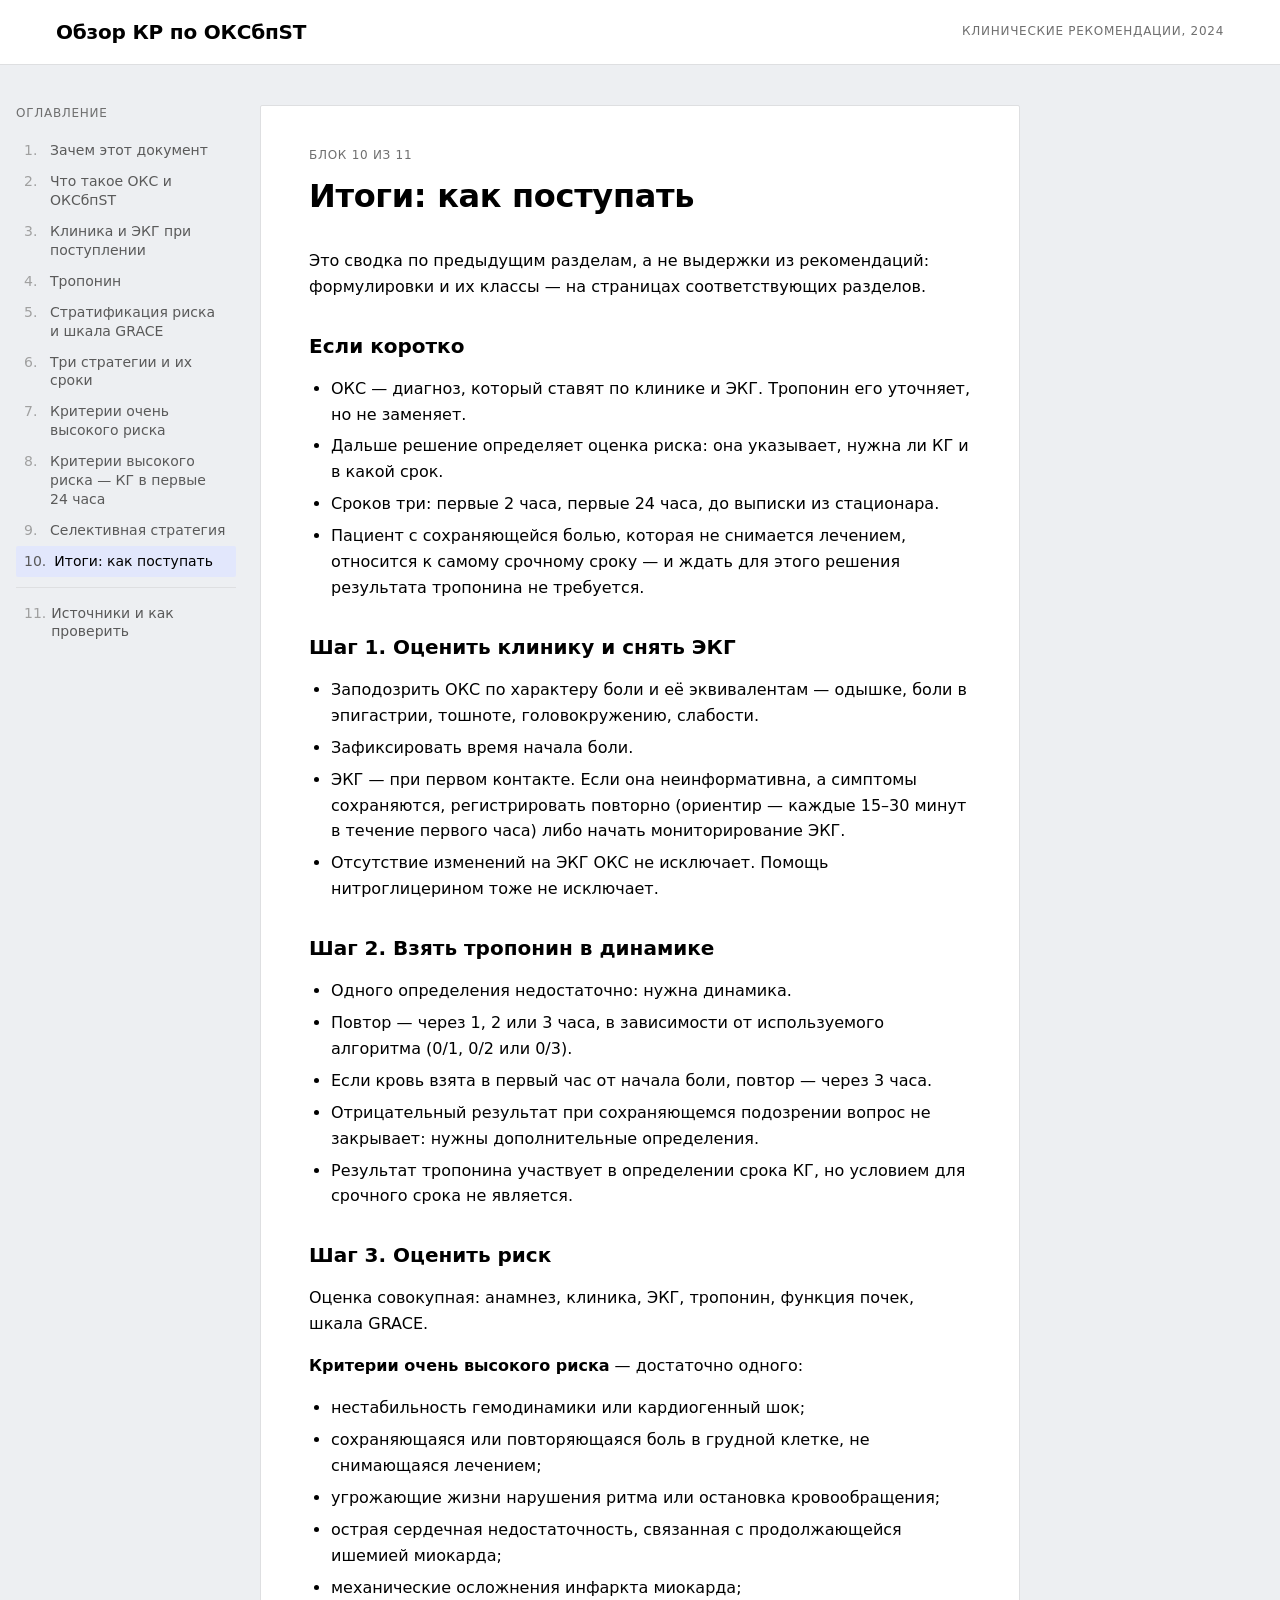
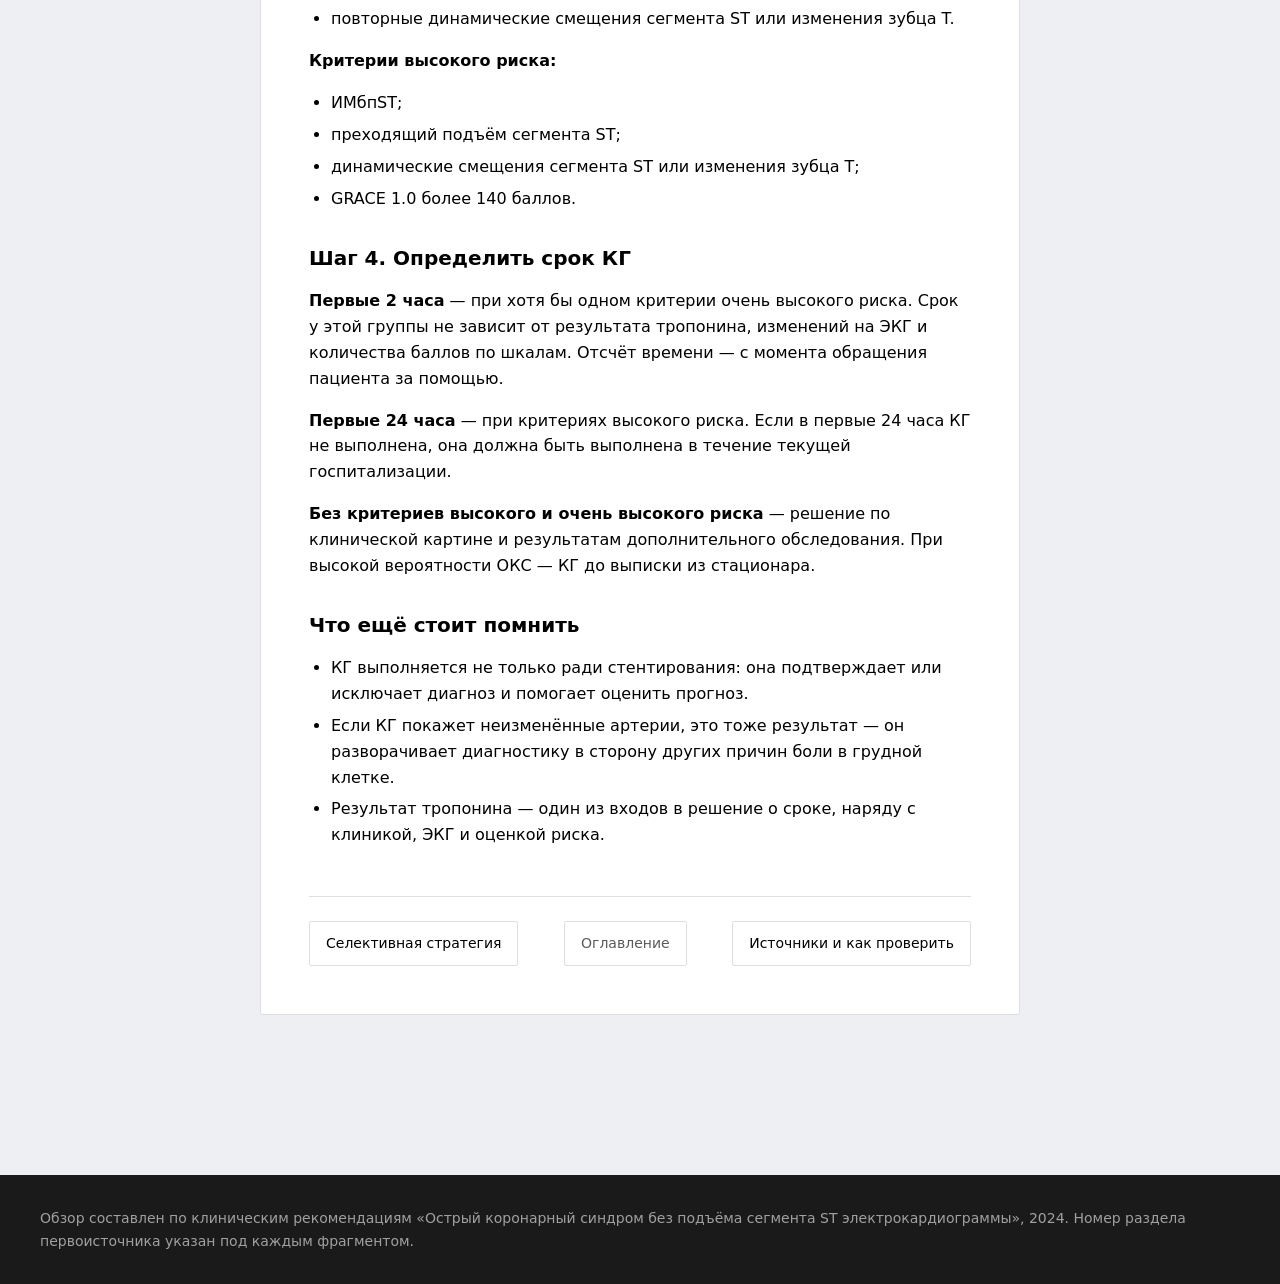
<file: 10.html>
<!DOCTYPE html>
<html lang="ru">
<head>
<meta charset="utf-8">
<meta name="viewport" content="width=device-width, initial-scale=1">
<title>Блок 10. Итоги: как поступать — Обзор КР по ОКСбпST</title>
<link rel="stylesheet" href="style.css">
</head>
<body>
<header class="topbar">
  <div class="topbar-inner">
    <a class="brand" href="index.html">Обзор КР по ОКСбпST</a>
    <div class="topbar-meta">Клинические рекомендации, 2024</div>
  </div>
</header>

<nav class="toc-rail" aria-label="Оглавление">
  <div class="toc-title">Оглавление</div>
  <ol class="toc-list">
<li><a href="01.html"><span class="num">1.</span><span>Зачем этот документ</span></a></li>
<li><a href="02.html"><span class="num">2.</span><span>Что такое ОКС и ОКСбпST</span></a></li>
<li><a href="03.html"><span class="num">3.</span><span>Клиника и ЭКГ при поступлении</span></a></li>
<li><a href="04.html"><span class="num">4.</span><span>Тропонин</span></a></li>
<li><a href="05.html"><span class="num">5.</span><span>Стратификация риска и шкала GRACE</span></a></li>
<li><a href="06.html"><span class="num">6.</span><span>Три стратегии и их сроки</span></a></li>
<li><a href="07.html"><span class="num">7.</span><span>Критерии очень высокого риска</span></a></li>
<li><a href="08.html"><span class="num">8.</span><span>Критерии высокого риска — КГ в первые 24 часа</span></a></li>
<li><a href="09.html"><span class="num">9.</span><span>Селективная стратегия</span></a></li>
<li><a href="10.html" class="current"><span class="num">10.</span><span>Итоги: как поступать</span></a></li>
<li class="appendix"><a href="11.html"><span class="num">11.</span><span>Источники и как проверить</span></a></li>
</ol>
</nav>

<main class="page">
  <details class="toc-inline">
    <summary>Оглавление</summary>
    <ol class="toc-list">
<li><a href="01.html"><span class="num">1.</span><span>Зачем этот документ</span></a></li>
<li><a href="02.html"><span class="num">2.</span><span>Что такое ОКС и ОКСбпST</span></a></li>
<li><a href="03.html"><span class="num">3.</span><span>Клиника и ЭКГ при поступлении</span></a></li>
<li><a href="04.html"><span class="num">4.</span><span>Тропонин</span></a></li>
<li><a href="05.html"><span class="num">5.</span><span>Стратификация риска и шкала GRACE</span></a></li>
<li><a href="06.html"><span class="num">6.</span><span>Три стратегии и их сроки</span></a></li>
<li><a href="07.html"><span class="num">7.</span><span>Критерии очень высокого риска</span></a></li>
<li><a href="08.html"><span class="num">8.</span><span>Критерии высокого риска — КГ в первые 24 часа</span></a></li>
<li><a href="09.html"><span class="num">9.</span><span>Селективная стратегия</span></a></li>
<li><a href="10.html" class="current"><span class="num">10.</span><span>Итоги: как поступать</span></a></li>
<li class="appendix"><a href="11.html"><span class="num">11.</span><span>Источники и как проверить</span></a></li>
</ol>
  </details>

  <article class="card">
    <div class="crumb">Блок 10 из 11</div>
    <h1>Итоги: как поступать</h1>
    <p>Это сводка по предыдущим разделам, а не выдержки из рекомендаций: формулировки и их классы — на страницах соответствующих разделов.</p>
    <h3>Если коротко</h3>
    <ul>
    <li>ОКС — диагноз, который ставят по клинике и ЭКГ. Тропонин его уточняет, но не заменяет.</li>
    <li>Дальше решение определяет оценка риска: она указывает, нужна ли КГ и в какой срок.</li>
    <li>Сроков три: первые 2 часа, первые 24 часа, до выписки из стационара.</li>
    <li>Пациент с сохраняющейся болью, которая не снимается лечением, относится к самому срочному сроку — и ждать для этого решения результата тропонина не требуется.</li>
    </ul>
    <h3>Шаг 1. Оценить клинику и снять ЭКГ</h3>
    <ul>
    <li>Заподозрить ОКС по характеру боли и её эквивалентам — одышке, боли в эпигастрии, тошноте, головокружению, слабости.</li>
    <li>Зафиксировать время начала боли.</li>
    <li>ЭКГ — при первом контакте. Если она неинформативна, а симптомы сохраняются, регистрировать повторно (ориентир — каждые 15–30 минут в течение первого часа) либо начать мониторирование ЭКГ.</li>
    <li>Отсутствие изменений на ЭКГ ОКС не исключает. Помощь нитроглицерином тоже не исключает.</li>
    </ul>
    <h3>Шаг 2. Взять тропонин в динамике</h3>
    <ul>
    <li>Одного определения недостаточно: нужна динамика.</li>
    <li>Повтор — через 1, 2 или 3 часа, в зависимости от используемого алгоритма (0/1, 0/2 или 0/3).</li>
    <li>Если кровь взята в первый час от начала боли, повтор — через 3 часа.</li>
    <li>Отрицательный результат при сохраняющемся подозрении вопрос не закрывает: нужны дополнительные определения.</li>
    <li>Результат тропонина участвует в определении срока КГ, но условием для срочного срока не является.</li>
    </ul>
    <h3>Шаг 3. Оценить риск</h3>
    <p>Оценка совокупная: анамнез, клиника, ЭКГ, тропонин, функция почек, шкала GRACE.</p>
    <p><strong>Критерии очень высокого риска</strong> — достаточно одного:</p>
    <ul>
    <li>нестабильность гемодинамики или кардиогенный шок;</li>
    <li>сохраняющаяся или повторяющаяся боль в грудной клетке, не снимающаяся лечением;</li>
    <li>угрожающие жизни нарушения ритма или остановка кровообращения;</li>
    <li>острая сердечная недостаточность, связанная с продолжающейся ишемией миокарда;</li>
    <li>механические осложнения инфаркта миокарда;</li>
    <li>повторные динамические смещения сегмента ST или изменения зубца T.</li>
    </ul>
    <p><strong>Критерии высокого риска:</strong></p>
    <ul>
    <li>ИМбпST;</li>
    <li>преходящий подъём сегмента ST;</li>
    <li>динамические смещения сегмента ST или изменения зубца T;</li>
    <li>GRACE 1.0 более 140 баллов.</li>
    </ul>
    <h3>Шаг 4. Определить срок КГ</h3>
    <p><strong>Первые 2 часа</strong> — при хотя бы одном критерии очень высокого риска.
    Срок у этой группы не зависит от результата тропонина, изменений на ЭКГ и количества баллов по шкалам. Отсчёт времени — с момента обращения пациента за помощью.</p>
    <p><strong>Первые 24 часа</strong> — при критериях высокого риска.
    Если в первые 24 часа КГ не выполнена, она должна быть выполнена в течение текущей госпитализации.</p>
    <p><strong>Без критериев высокого и очень высокого риска</strong> — решение по клинической картине и результатам дополнительного обследования. При высокой вероятности ОКС — КГ до выписки из стационара.</p>
    <h3>Что ещё стоит помнить</h3>
    <ul>
    <li>КГ выполняется не только ради стентирования: она подтверждает или исключает диагноз и помогает оценить прогноз.</li>
    <li>Если КГ покажет неизменённые артерии, это тоже результат — он разворачивает диагностику в сторону других причин боли в грудной клетке.</li>
    <li>Результат тропонина — один из входов в решение о сроке, наряду с клиникой, ЭКГ и оценкой риска.</li>
    </ul>
    <nav class="pager">
      <a class="prev" href="09.html">Селективная стратегия</a>
      <a class="up" href="index.html">Оглавление</a>
      <a class="next" href="11.html">Источники и как проверить</a>
    </nav>
  </article>
</main>

<footer class="footer">
  <div class="footer-inner">Обзор составлен по клиническим рекомендациям «Острый коронарный синдром без подъёма сегмента ST электрокардиограммы», 2024. Номер раздела первоисточника указан под каждым фрагментом.</div>
</footer>
</body>
</html>
</file>
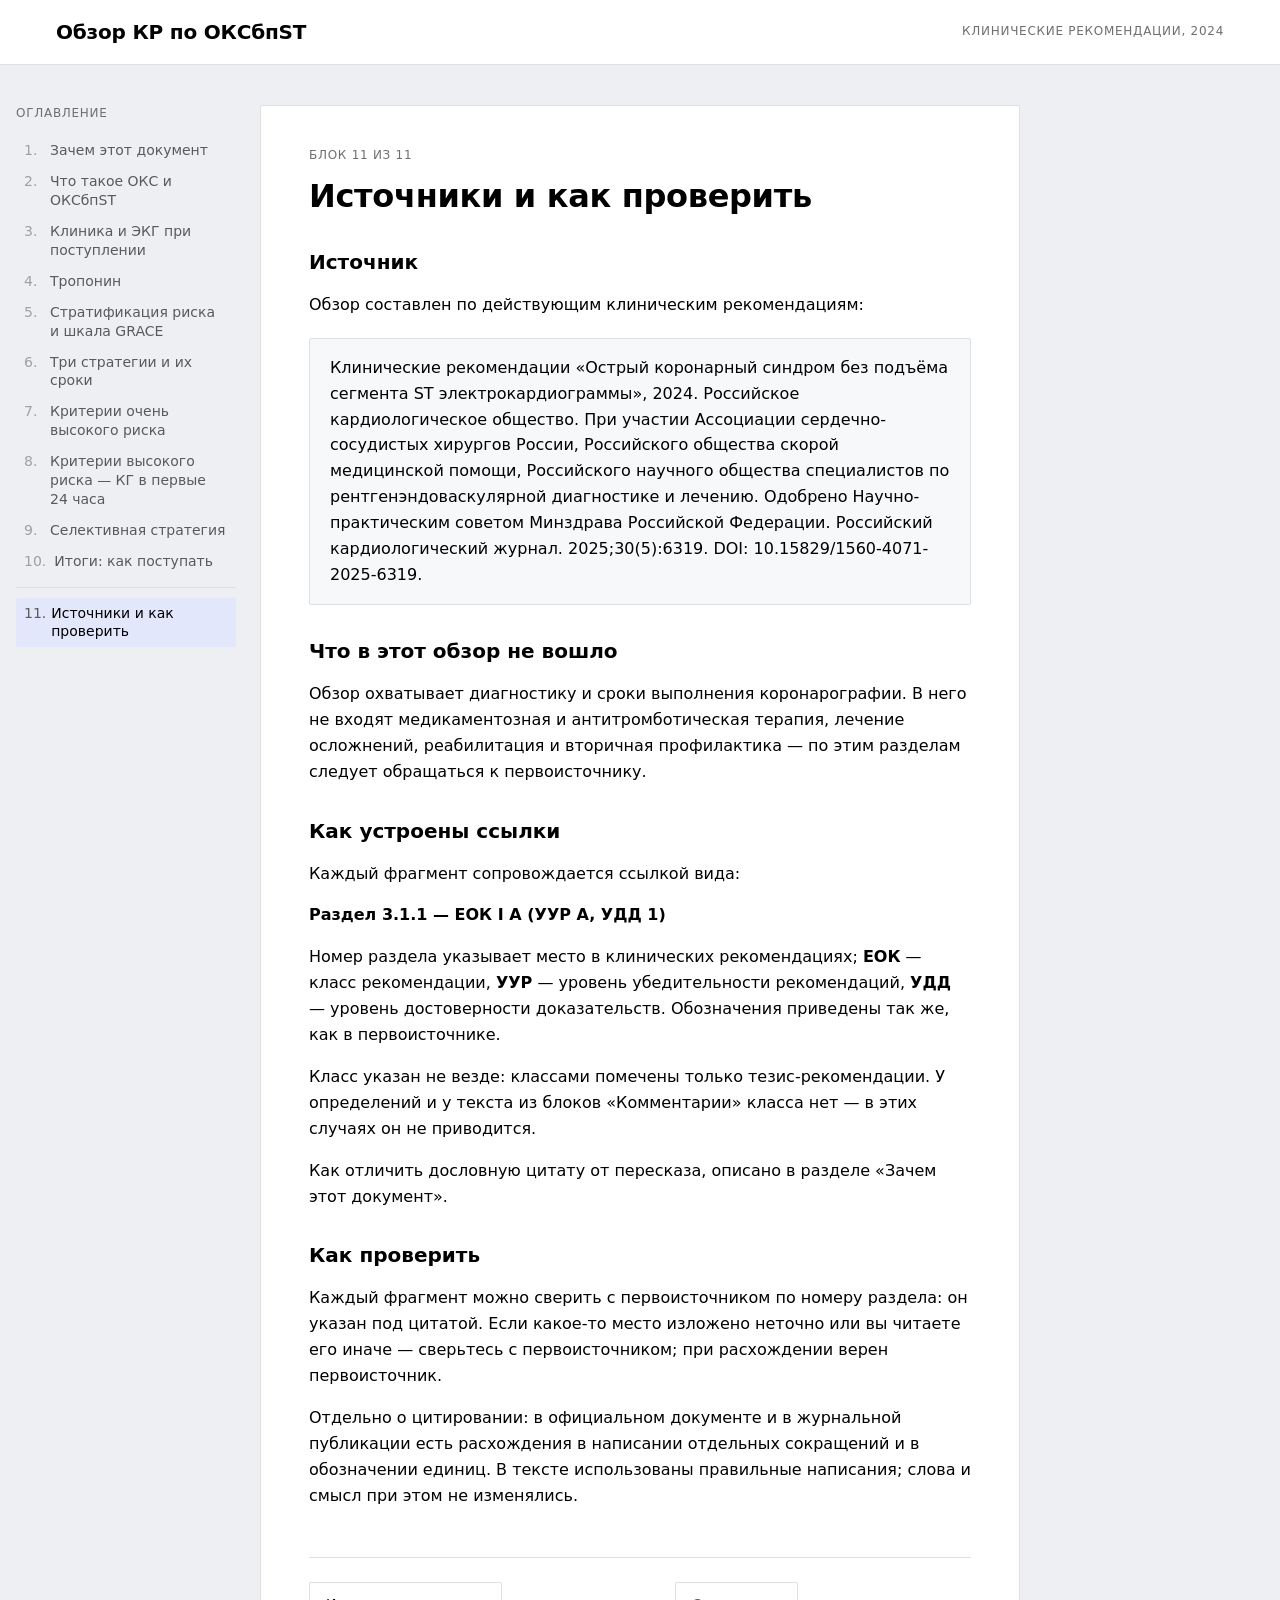
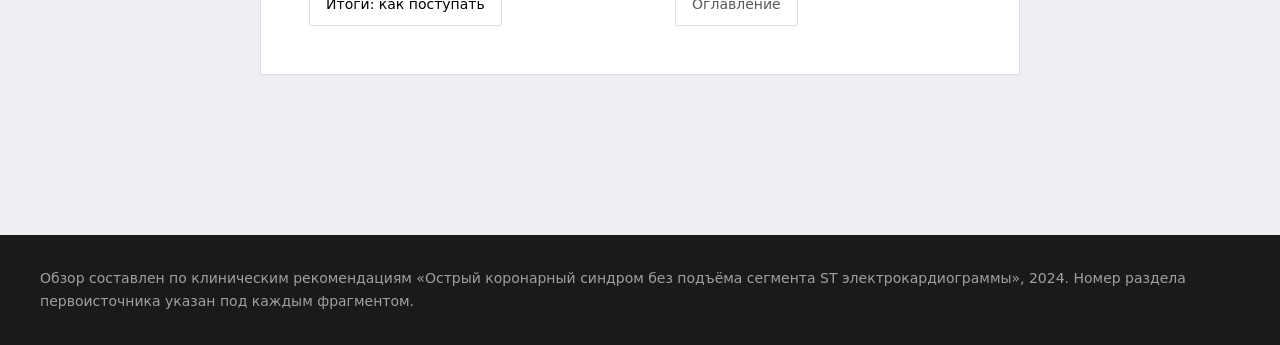
<file: 11.html>
<!DOCTYPE html>
<html lang="ru">
<head>
<meta charset="utf-8">
<meta name="viewport" content="width=device-width, initial-scale=1">
<title>Блок 11. Источники и как проверить — Обзор КР по ОКСбпST</title>
<link rel="stylesheet" href="style.css">
</head>
<body>
<header class="topbar">
  <div class="topbar-inner">
    <a class="brand" href="index.html">Обзор КР по ОКСбпST</a>
    <div class="topbar-meta">Клинические рекомендации, 2024</div>
  </div>
</header>

<nav class="toc-rail" aria-label="Оглавление">
  <div class="toc-title">Оглавление</div>
  <ol class="toc-list">
<li><a href="01.html"><span class="num">1.</span><span>Зачем этот документ</span></a></li>
<li><a href="02.html"><span class="num">2.</span><span>Что такое ОКС и ОКСбпST</span></a></li>
<li><a href="03.html"><span class="num">3.</span><span>Клиника и ЭКГ при поступлении</span></a></li>
<li><a href="04.html"><span class="num">4.</span><span>Тропонин</span></a></li>
<li><a href="05.html"><span class="num">5.</span><span>Стратификация риска и шкала GRACE</span></a></li>
<li><a href="06.html"><span class="num">6.</span><span>Три стратегии и их сроки</span></a></li>
<li><a href="07.html"><span class="num">7.</span><span>Критерии очень высокого риска</span></a></li>
<li><a href="08.html"><span class="num">8.</span><span>Критерии высокого риска — КГ в первые 24 часа</span></a></li>
<li><a href="09.html"><span class="num">9.</span><span>Селективная стратегия</span></a></li>
<li><a href="10.html"><span class="num">10.</span><span>Итоги: как поступать</span></a></li>
<li class="appendix"><a href="11.html" class="current"><span class="num">11.</span><span>Источники и как проверить</span></a></li>
</ol>
</nav>

<main class="page">
  <details class="toc-inline">
    <summary>Оглавление</summary>
    <ol class="toc-list">
<li><a href="01.html"><span class="num">1.</span><span>Зачем этот документ</span></a></li>
<li><a href="02.html"><span class="num">2.</span><span>Что такое ОКС и ОКСбпST</span></a></li>
<li><a href="03.html"><span class="num">3.</span><span>Клиника и ЭКГ при поступлении</span></a></li>
<li><a href="04.html"><span class="num">4.</span><span>Тропонин</span></a></li>
<li><a href="05.html"><span class="num">5.</span><span>Стратификация риска и шкала GRACE</span></a></li>
<li><a href="06.html"><span class="num">6.</span><span>Три стратегии и их сроки</span></a></li>
<li><a href="07.html"><span class="num">7.</span><span>Критерии очень высокого риска</span></a></li>
<li><a href="08.html"><span class="num">8.</span><span>Критерии высокого риска — КГ в первые 24 часа</span></a></li>
<li><a href="09.html"><span class="num">9.</span><span>Селективная стратегия</span></a></li>
<li><a href="10.html"><span class="num">10.</span><span>Итоги: как поступать</span></a></li>
<li class="appendix"><a href="11.html" class="current"><span class="num">11.</span><span>Источники и как проверить</span></a></li>
</ol>
  </details>

  <article class="card">
    <div class="crumb">Блок 11 из 11</div>
    <h1>Источники и как проверить</h1>
    <h3>Источник</h3>
    <p>Обзор составлен по действующим клиническим рекомендациям:</p>
    <blockquote>
    <p>Клинические рекомендации «Острый коронарный синдром без подъёма сегмента ST электрокардиограммы», 2024.
    Российское кардиологическое общество. При участии Ассоциации сердечно-сосудистых хирургов России, Российского общества скорой медицинской помощи, Российского научного общества специалистов по рентгенэндоваскулярной диагностике и лечению. Одобрено Научно-практическим советом Минздрава Российской Федерации.
    Российский кардиологический журнал. 2025;30(5):6319. DOI: 10.15829/1560-4071-2025-6319.</p>
    </blockquote>
    <h3>Что в этот обзор не вошло</h3>
    <p>Обзор охватывает диагностику и сроки выполнения коронарографии. В него не входят медикаментозная и антитромботическая терапия, лечение осложнений, реабилитация и вторичная профилактика — по этим разделам следует обращаться к первоисточнику.</p>
    <h3>Как устроены ссылки</h3>
    <p>Каждый фрагмент сопровождается ссылкой вида:</p>
    <p><strong>Раздел 3.1.1 — ЕОК I A (УУР A, УДД 1)</strong></p>
    <p>Номер раздела указывает место в клинических рекомендациях; <strong>ЕОК</strong> — класс рекомендации, <strong>УУР</strong> — уровень убедительности рекомендаций, <strong>УДД</strong> — уровень достоверности доказательств. Обозначения приведены так же, как в первоисточнике.</p>
    <p>Класс указан не везде: классами помечены только тезис-рекомендации. У определений и у текста из блоков «Комментарии» класса нет — в этих случаях он не приводится.</p>
    <p>Как отличить дословную цитату от пересказа, описано в разделе «Зачем этот документ».</p>
    <h3>Как проверить</h3>
    <p>Каждый фрагмент можно сверить с первоисточником по номеру раздела: он указан под цитатой. Если какое-то место изложено неточно или вы читаете его иначе — сверьтесь с первоисточником; при расхождении верен первоисточник.</p>
    <p>Отдельно о цитировании: в официальном документе и в журнальной публикации есть расхождения в написании отдельных сокращений и в обозначении единиц. В тексте использованы правильные написания; слова и смысл при этом не изменялись.</p>
    <nav class="pager">
      <a class="prev" href="10.html">Итоги: как поступать</a>
      <a class="up" href="index.html">Оглавление</a>
      <span></span>
    </nav>
  </article>
</main>

<footer class="footer">
  <div class="footer-inner">Обзор составлен по клиническим рекомендациям «Острый коронарный синдром без подъёма сегмента ST электрокардиограммы», 2024. Номер раздела первоисточника указан под каждым фрагментом.</div>
</footer>
</body>
</html>
</file>
<file: style.css>
/* Оформление сайта «Обзор КР по ОКСбпST».
   Основа — референс DESIGN.md (монохромный институциональный стиль):
   светлый холст, белые карточки с волосяной рамкой, радиусы 2px,
   тёмные полосы, единственный акцент — бледно-лавандовая заливка.
   Шрифт Inter берётся из системы, внешние запросы не делаются. */

:root {
  --black: #000000;
  --obsidian: #1a1a1a;
  --graphite: #333333;
  --iron: #5a5a5a;
  --slate: #666666;
  --steel: #808080;
  --fog: #a0a0a0;
  --ash: #bfbfbf;
  --mist: #dedfe1;
  --cloud: #edeff2;
  --paper: #f7f8fa;
  --white: #ffffff;
  --glacier: #e2e7fc;
  --badge: #6f6f6f;

  --radius: 2px;
  --shadow-sm: 0 2px 4px rgba(0, 0, 0, 0.04);
  --shadow-lg: 0 2px 4px rgba(0, 0, 0, 0.04), 0 8px 32px rgba(0, 0, 0, 0.08);

  --font: "Inter", ui-sans-serif, system-ui, -apple-system, "Segoe UI", Roboto,
    "Helvetica Neue", Arial, sans-serif;

  --card-w: 760px;
  --rail-w: 220px;
  --rail-gap: 24px;
  --topbar-h: 64px;
}

* { box-sizing: border-box; }

body {
  margin: 0;
  background: var(--cloud);
  color: var(--black);
  font-family: var(--font);
  font-size: 16px;
  line-height: 1.62;
  -webkit-font-smoothing: antialiased;
}

/* ---------- Верхняя панель ---------- */

.topbar {
  background: var(--white);
  border-bottom: 1px solid var(--mist);
}
.topbar-inner {
  max-width: 1200px;
  margin: 0 auto;
  padding: 0 16px;
  height: var(--topbar-h);
  display: flex;
  align-items: center;
  justify-content: space-between;
  gap: 16px;
}
.brand {
  font-size: 20px;
  font-weight: 700;
  color: var(--black);
  text-decoration: none;
  letter-spacing: -0.01em;
}
.brand:hover { color: var(--graphite); }
.topbar-meta {
  font-size: 12px;
  font-weight: 500;
  letter-spacing: 0.06em;
  text-transform: uppercase;
  color: var(--badge);
}

/* ---------- Плавающее оглавление слева ---------- */

.toc-rail {
  position: fixed;
  top: calc(var(--topbar-h) + 40px);
  left: 50%;
  transform: translateX(
    calc(-1 * (var(--card-w) / 2 + var(--rail-gap) + var(--rail-w)))
  );
  width: var(--rail-w);
  max-height: calc(100vh - var(--topbar-h) - 80px);
  overflow-y: auto;
  font-size: 14px;
}
.toc-title {
  font-size: 12px;
  font-weight: 500;
  letter-spacing: 0.06em;
  text-transform: uppercase;
  color: var(--badge);
  margin-bottom: 12px;
}
.toc-list { list-style: none; margin: 0; padding: 0; }
.toc-list li { margin: 0; }
.toc-list a {
  display: flex;
  gap: 8px;
  padding: 6px 8px;
  border-radius: var(--radius);
  color: var(--iron);
  text-decoration: none;
  line-height: 1.35;
}
.toc-list a:hover { background: var(--paper); color: var(--black); }
.toc-list a.current {
  background: var(--glacier);
  color: var(--black);
  font-weight: 500;
}
.toc-list .num {
  color: var(--fog);
  min-width: 18px;
  font-variant-numeric: tabular-nums;
}
.toc-list a.current .num { color: var(--iron); }

/* Свёрнутое оглавление для узких экранов */
.toc-inline {
  display: none;
  max-width: var(--card-w);
  margin: 0 auto 24px;
  background: var(--white);
  border: 1px solid var(--mist);
  border-radius: var(--radius);
  padding: 0 20px;
}
.toc-inline summary {
  cursor: pointer;
  padding: 16px 0;
  font-size: 12px;
  font-weight: 500;
  letter-spacing: 0.06em;
  text-transform: uppercase;
  color: var(--badge);
}
.toc-inline .toc-list { padding-bottom: 16px; }

/* ---------- Основная колонка ---------- */

.page {
  max-width: 1200px;
  margin: 0 auto;
  padding: 40px 16px 80px;
}
.card {
  max-width: var(--card-w);
  margin: 0 auto;
  background: var(--white);
  border: 1px solid var(--mist);
  border-radius: var(--radius);
  padding: 40px 48px 48px;
}

.crumb {
  font-size: 12px;
  font-weight: 500;
  letter-spacing: 0.06em;
  text-transform: uppercase;
  color: var(--badge);
  margin-bottom: 12px;
}

h1 {
  font-size: 32px;
  line-height: 1.2;
  font-weight: 700;
  letter-spacing: -0.01em;
  margin: 0 0 32px;
}
h2 { font-size: 24px; line-height: 1.3; font-weight: 700; margin: 40px 0 16px; }
h3 { font-size: 20px; line-height: 1.4; font-weight: 700; margin: 32px 0 12px; }

p { margin: 16px 0; }
a { color: var(--black); }
strong { font-weight: 700; }

/* ---------- Три вида текста ---------- */

/* цитата рекомендаций */
blockquote {
  margin: 20px 0;
  padding: 16px 20px;
  background: var(--paper);
  border: 1px solid var(--mist);
  border-radius: var(--radius);
}
blockquote p { margin: 8px 0; }
blockquote p:first-child { margin-top: 0; }
blockquote p:last-child { margin-bottom: 0; }
blockquote ul, blockquote ol { margin: 8px 0; padding-left: 20px; }

/* пересказ, не дословно */
p.retold,
div.retold {
  margin: 20px 0;
  padding-left: 18px;
  border-left: 2px solid var(--ash);
  color: var(--graphite);
}
div.retold > p:first-child { margin-top: 0; }
div.retold > p:last-child,
div.retold > ul:last-child,
div.retold > ol:last-child { margin-bottom: 0; }

/* комментарий составителя — единственный акцент */
p.comment {
  margin: 20px 0;
  padding: 16px 20px;
  background: var(--glacier);
  border: 1px solid var(--mist);
  border-radius: var(--radius);
  font-size: 15px;
  color: var(--obsidian);
}

/* ссылка на раздел первоисточника */
p.ref {
  margin: -8px 0 24px;
  font-size: 13px;
  color: var(--steel);
}

/* ---------- Таблицы и списки ---------- */

table {
  width: 100%;
  border-collapse: collapse;
  margin: 24px 0;
  font-size: 14px;
}
th, td {
  border: 1px solid var(--mist);
  padding: 10px 12px;
  text-align: left;
  vertical-align: top;
}
th {
  background: var(--paper);
  font-size: 12px;
  font-weight: 500;
  letter-spacing: 0.06em;
  text-transform: uppercase;
  color: var(--badge);
}
td { color: var(--graphite); }

ul, ol { padding-left: 22px; }
li { margin: 6px 0; }

hr { border: 0; border-top: 1px solid var(--mist); margin: 40px 0; }

/* ---------- Переходы между блоками ---------- */

.pager {
  display: flex;
  align-items: center;
  justify-content: space-between;
  gap: 12px;
  margin-top: 48px;
  padding-top: 24px;
  border-top: 1px solid var(--mist);
}
.pager a {
  font-size: 14px;
  font-weight: 500;
  color: var(--black);
  text-decoration: none;
  border: 1px solid var(--mist);
  border-radius: var(--radius);
  padding: 10px 16px;
  background: var(--white);
  max-width: 45%;
}
.pager a:hover { border-color: var(--black); }
.pager .up { color: var(--iron); }
.pager span { max-width: 45%; }

/* ---------- Первая страница ---------- */

.hero {
  background: var(--obsidian);
  color: var(--white);
  padding: 72px 16px 64px;
}
.hero-inner { max-width: 800px; margin: 0 auto; }
.eyebrow {
  font-size: 12px;
  font-weight: 500;
  letter-spacing: 0.08em;
  text-transform: uppercase;
  color: var(--fog);
}
.hero h1 {
  color: var(--white);
  font-size: 40px;
  margin: 16px 0 20px;
}
.hero .lead { font-size: 18px; line-height: 1.5; color: var(--ash); margin: 0 0 16px; }
.hero .meta { font-size: 14px; color: var(--fog); margin: 0; }
.hero mark { background: var(--glacier); color: var(--obsidian); padding: 0 4px; }

.index-list { list-style: none; padding: 0; margin: 0; display: grid; gap: 8px; }
.index-list a {
  display: flex;
  gap: 16px;
  align-items: baseline;
  background: var(--white);
  border: 1px solid var(--mist);
  border-radius: var(--radius);
  padding: 16px 20px;
  text-decoration: none;
  color: var(--black);
}
.index-list a:hover { border-color: var(--black); background: var(--paper); }
.index-list .num {
  font-size: 12px;
  font-weight: 500;
  letter-spacing: 0.06em;
  color: var(--badge);
  min-width: 24px;
}
.index-list .name { font-size: 16px; font-weight: 500; }

/* ---------- Подвал ---------- */

.footer {
  background: var(--obsidian);
  color: var(--fog);
  font-size: 14px;
  padding: 32px 16px;
  margin-top: 80px;
}
.footer-inner { max-width: 1200px; margin: 0 auto; }
.footer strong { color: var(--white); font-weight: 500; }

/* ---------- Адаптив ---------- */

@media (max-width: 1279px) {
  .toc-rail { display: none; }
  .toc-inline { display: block; }
}

@media (max-width: 640px) {
  body { font-size: 15px; }
  .card { padding: 24px 20px 32px; }
  h1 { font-size: 26px; margin-bottom: 24px; }
  h2 { font-size: 21px; }
  h3 { font-size: 18px; }
  .hero { padding: 48px 16px 40px; }
  .hero h1 { font-size: 28px; }
  .pager a { max-width: 100%; }
  .pager { flex-direction: column; align-items: stretch; }
}

@media print {
  .topbar, .toc-rail, .toc-inline, .pager { display: none; }
  body { background: var(--white); font-size: 11.5pt; }
  .page { padding: 0; max-width: none; }
  .card { border: 0; padding: 0; max-width: none; }
  blockquote, p.comment, table { break-inside: avoid; }
}

/* Страница-приложение отделяется в оглавлении слабой чертой */

.toc-list li.appendix {
  margin-top: 10px;
  padding-top: 10px;
  border-top: 1px solid var(--mist);
}

.index-list li.appendix {
  margin-top: 8px;
  padding-top: 16px;
  border-top: 1px solid var(--mist);
}
</file>
